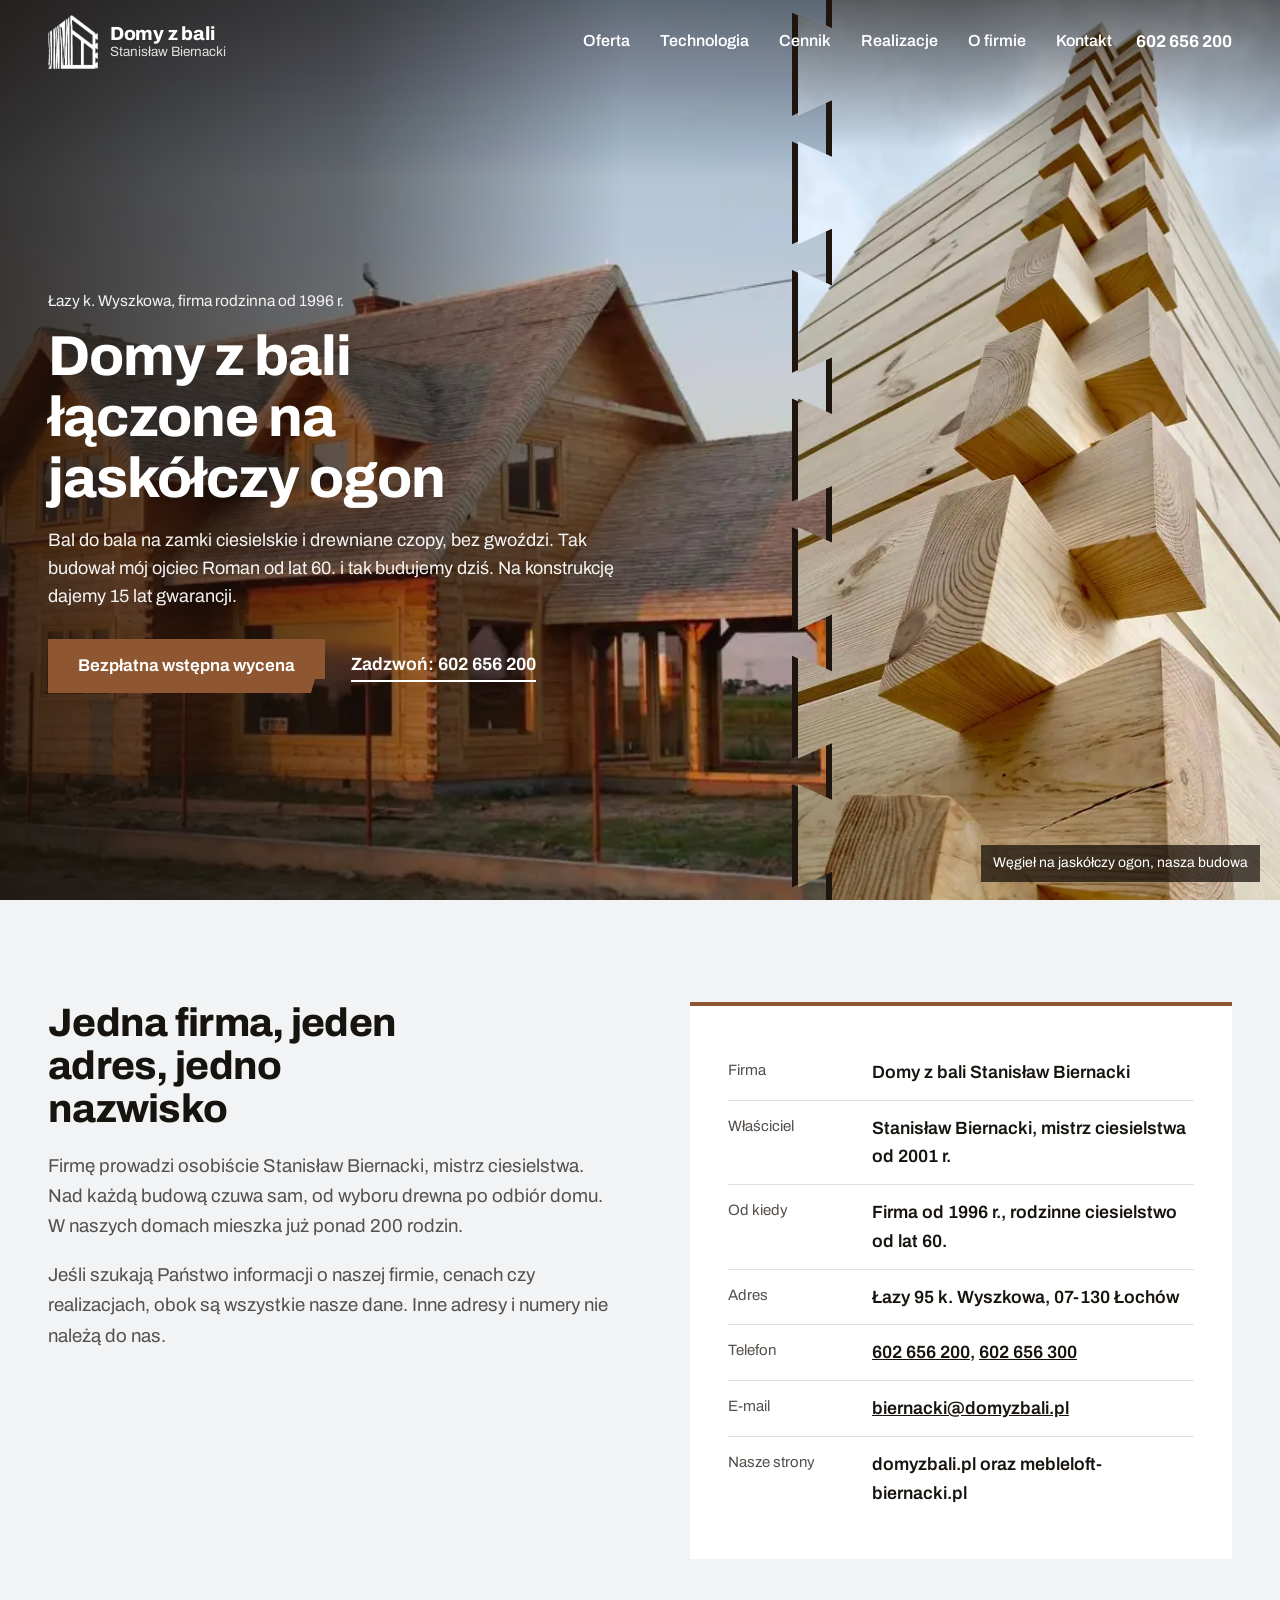
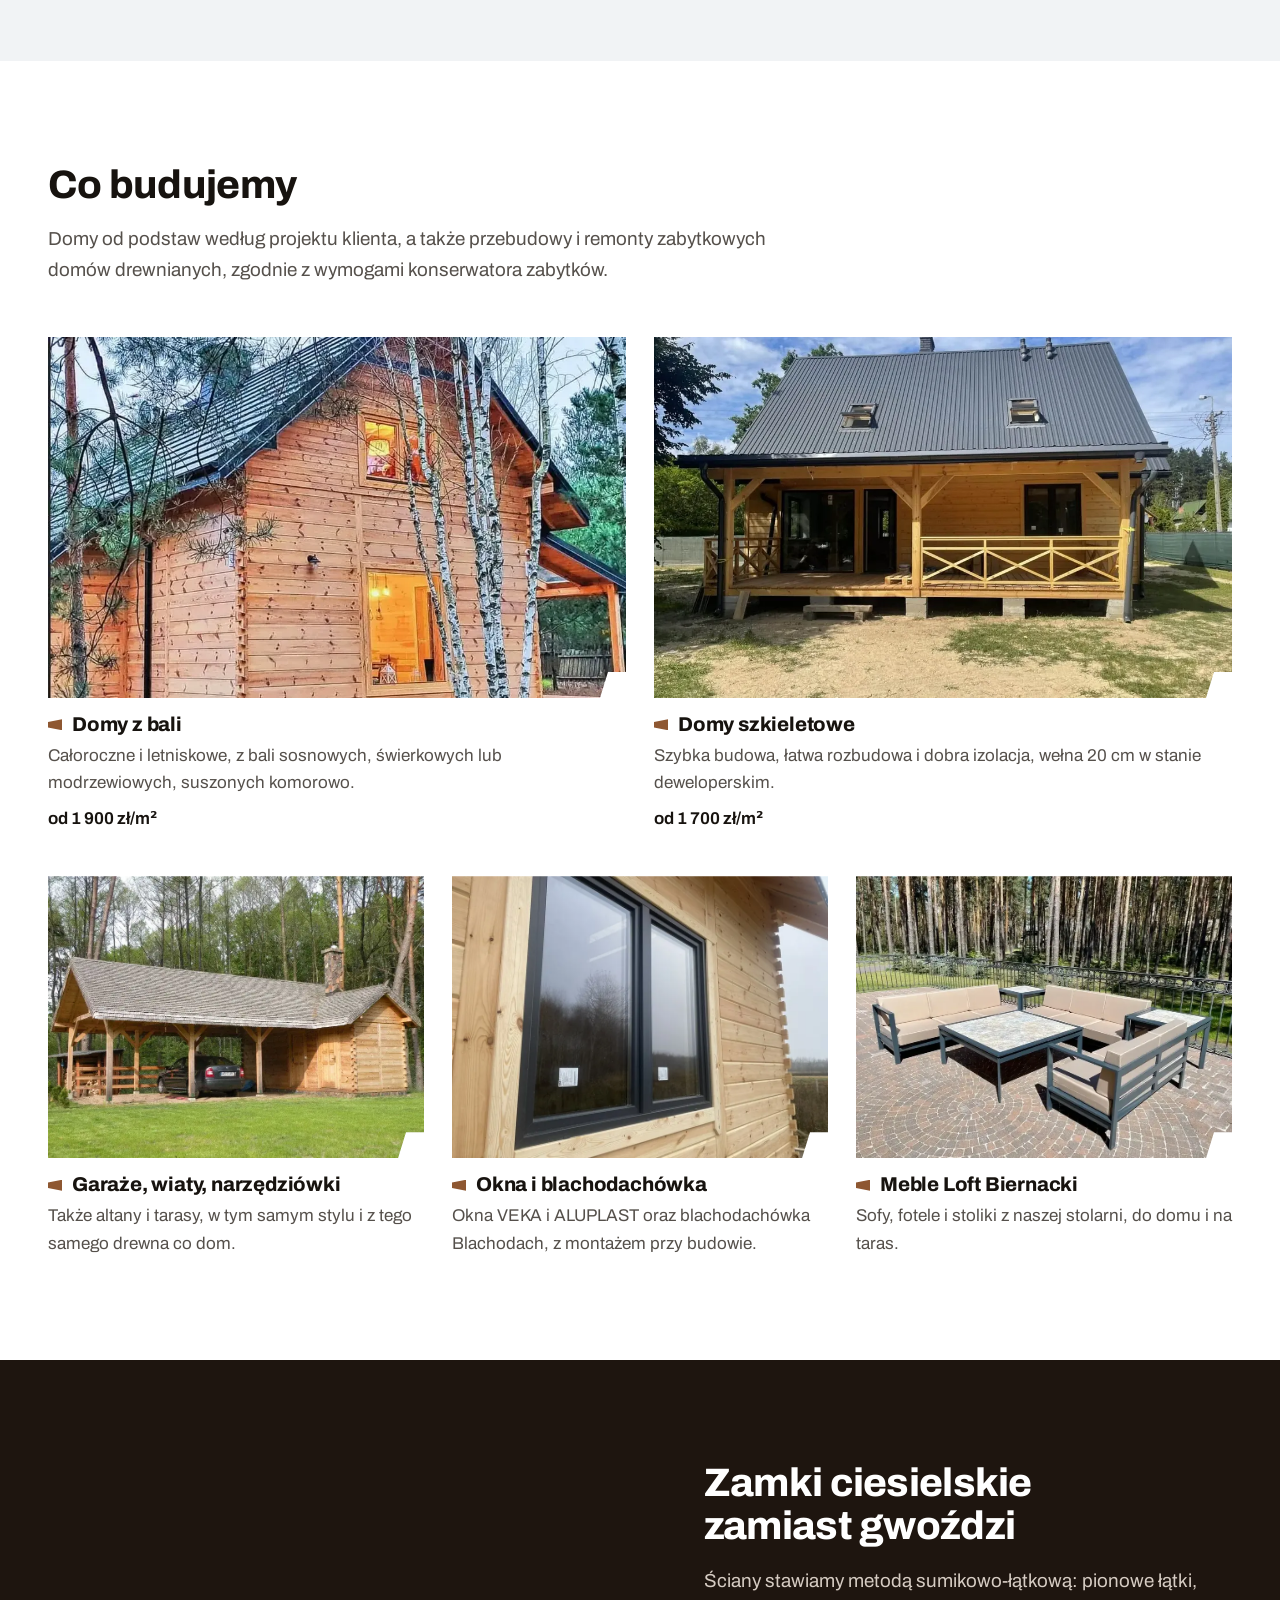
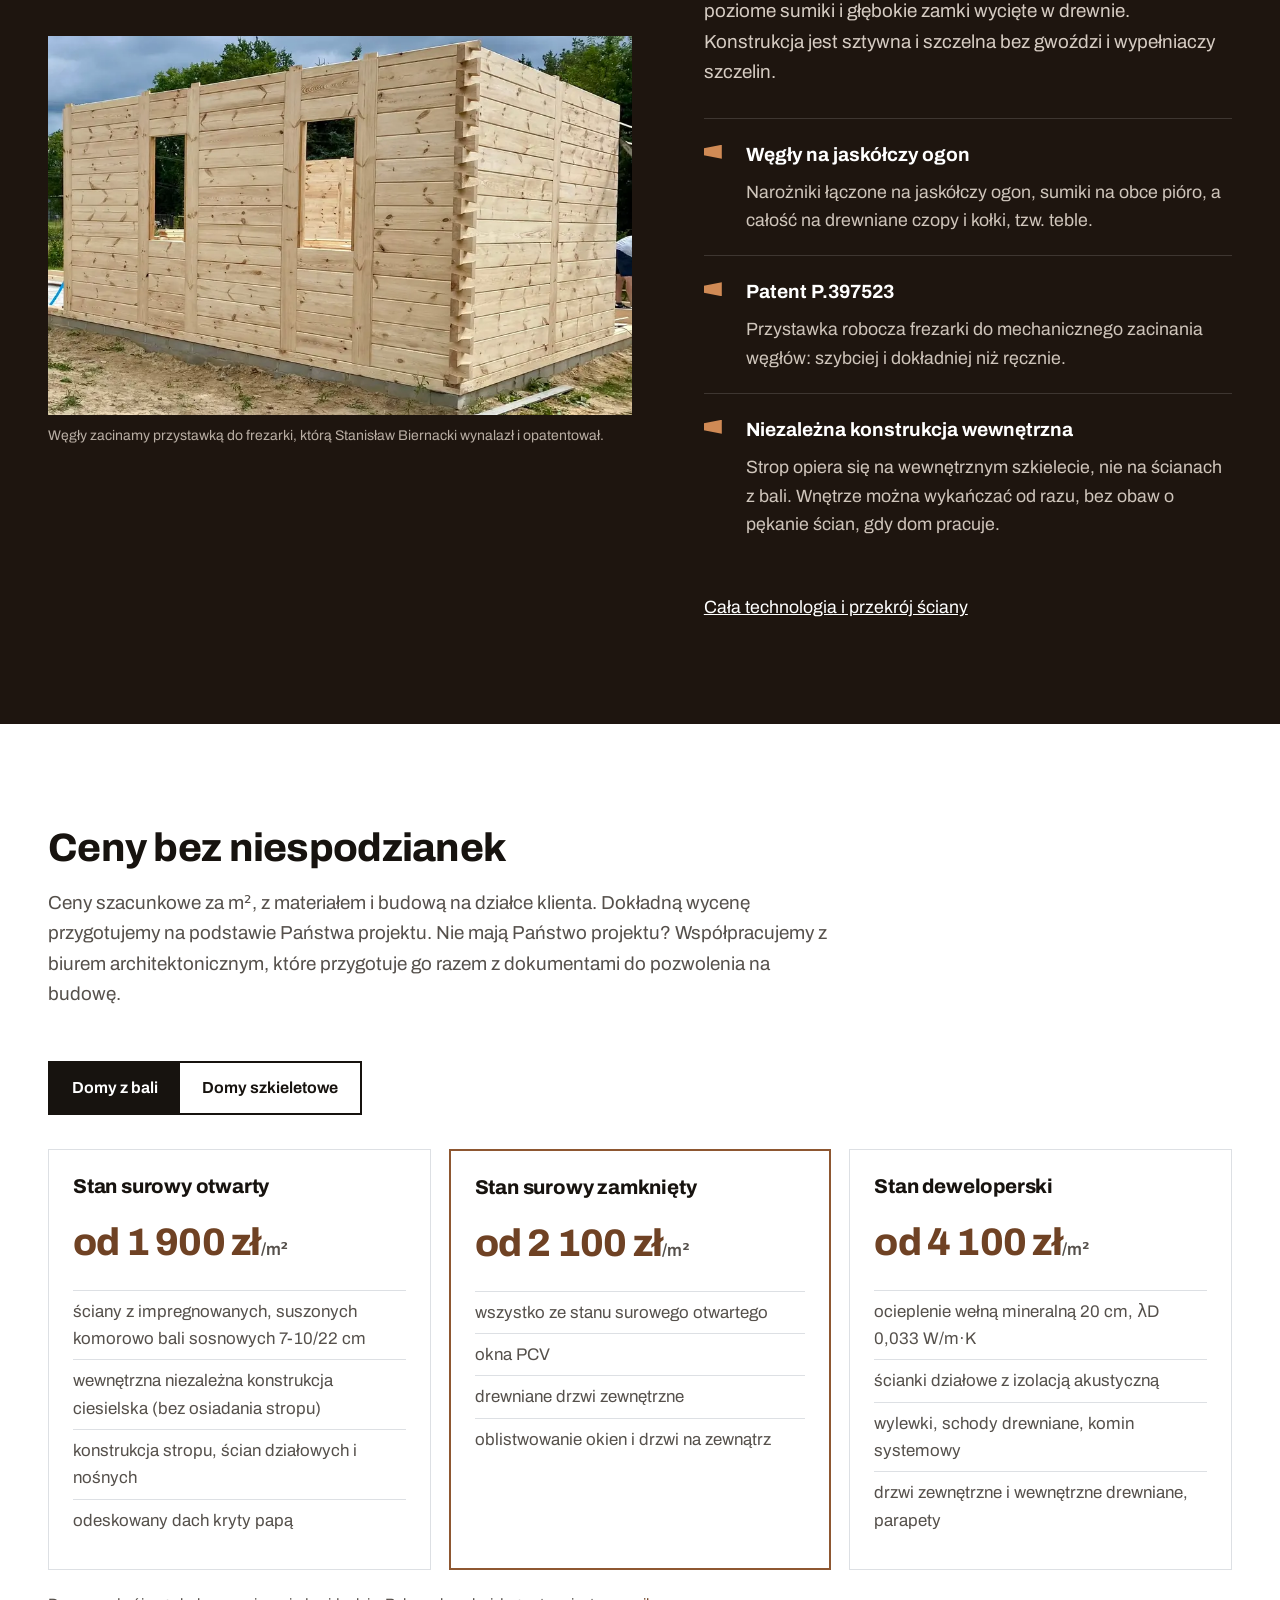
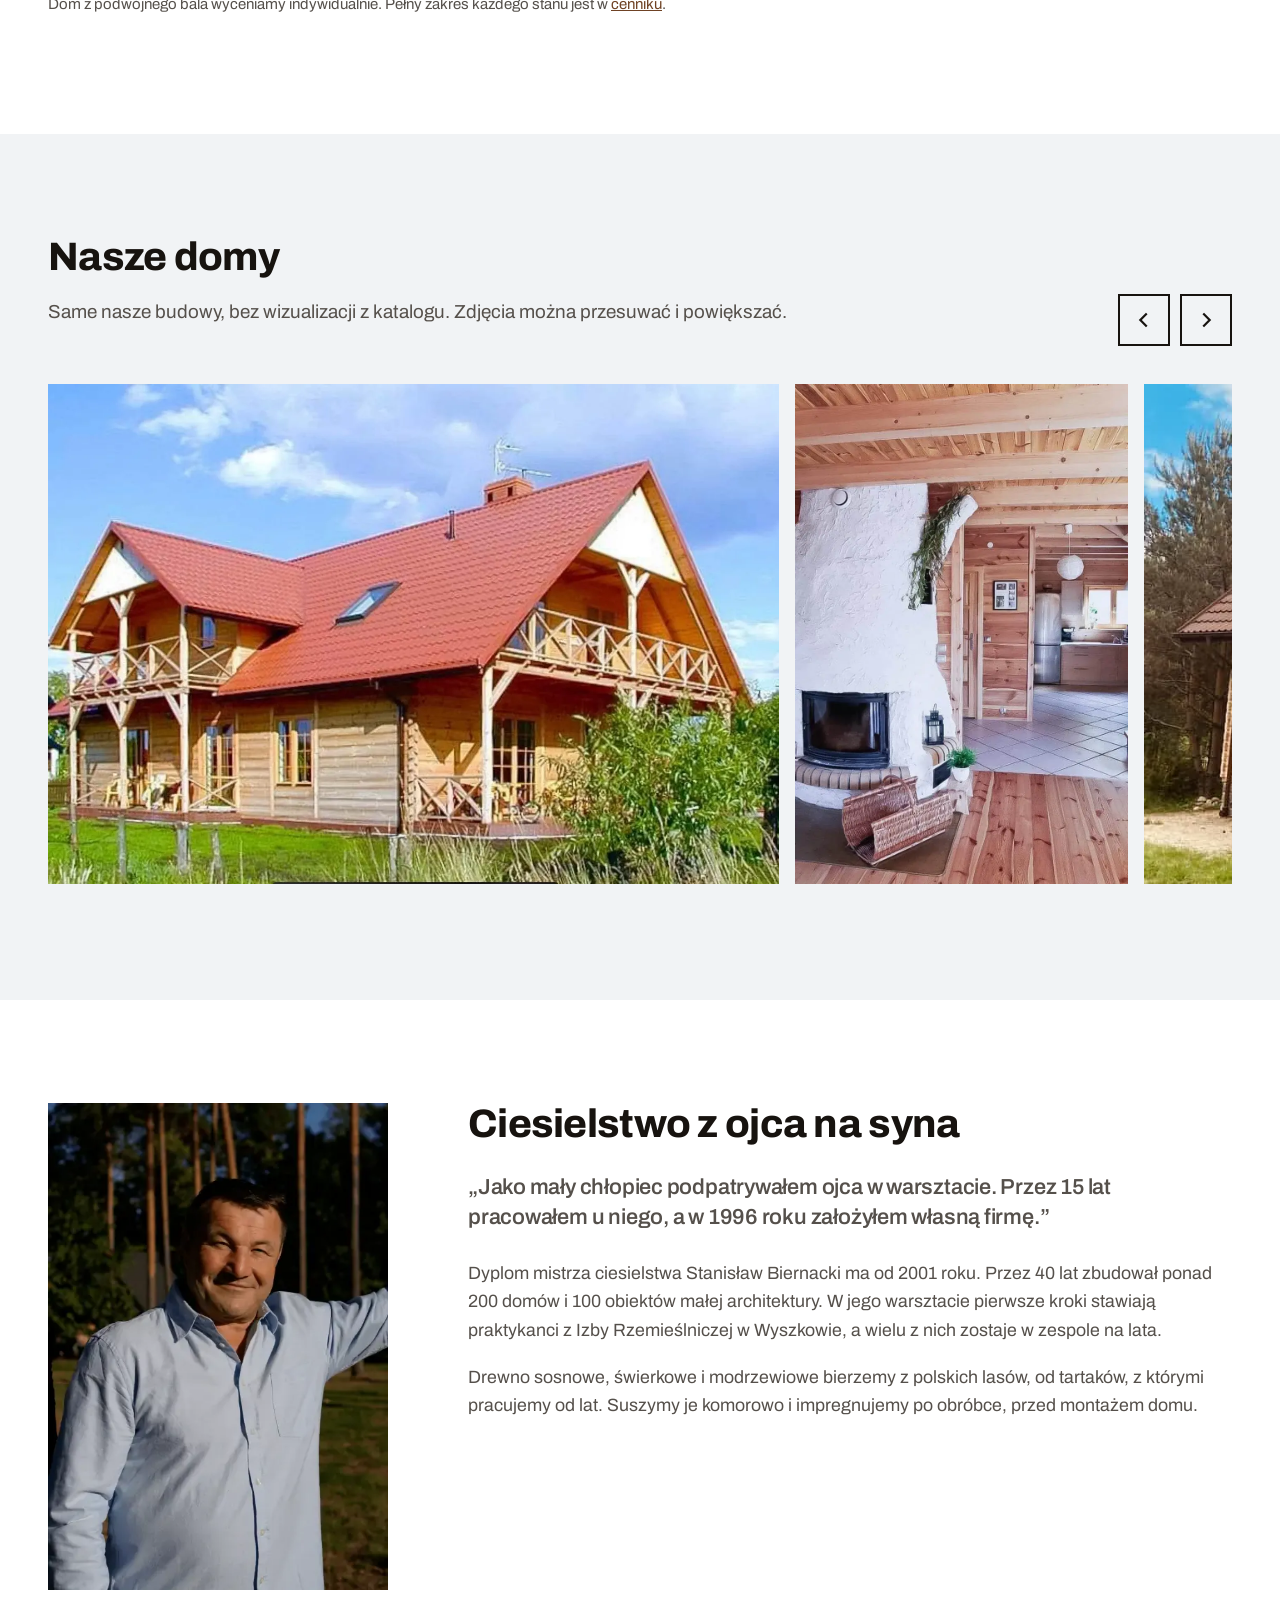
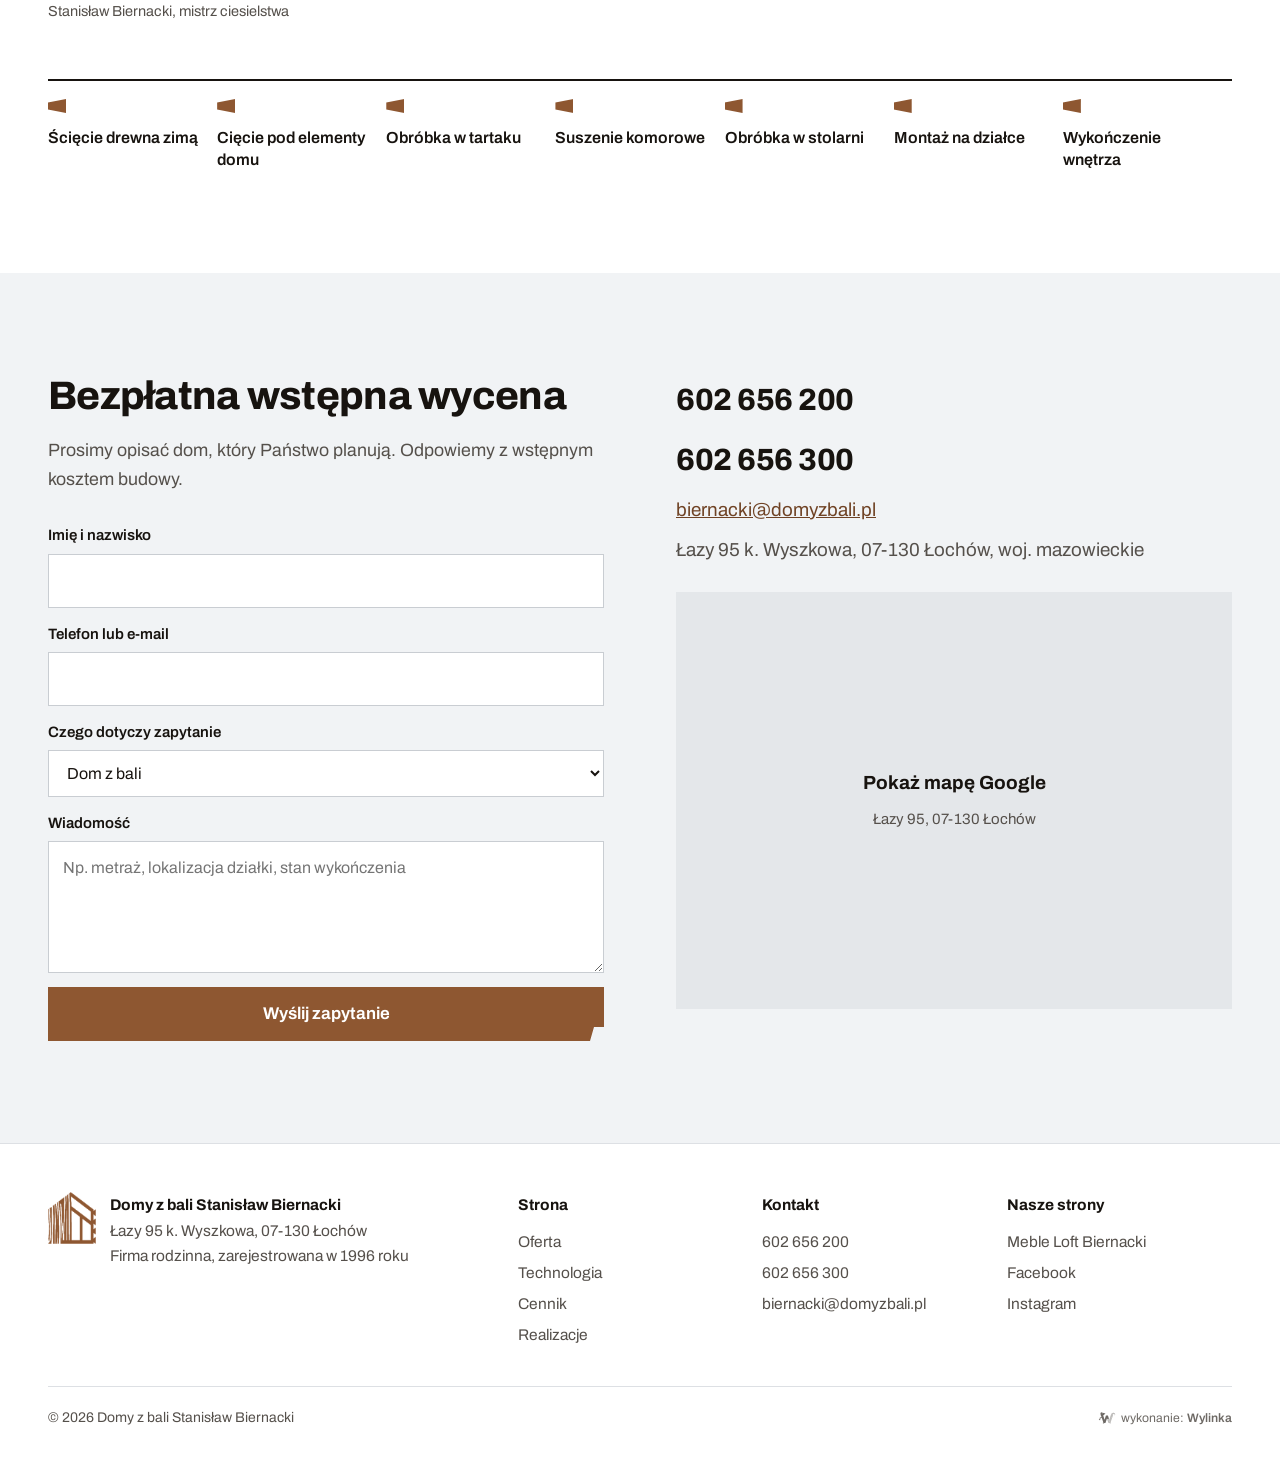
<file: index.html>
<!doctype html>
<html lang="pl">
<head>
<meta charset="utf-8">
<meta name="viewport" content="width=device-width, initial-scale=1, viewport-fit=cover">
<meta name="robots" content="noindex, nofollow" data-podglad>
<title>Domy z bali Stanisław Biernacki - domy z bali i szkieletowe, Łazy k. Wyszkowa</title>
<meta name="description" content="Rodzinna firma ciesielska Stanisława Biernackiego z Łazów k. Wyszkowa, od 1996 roku. Domy z bali łączone na jaskółczy ogon i domy szkieletowe, od 1 900 zł/m². Tel. 602 656 200.">
<meta name="theme-color" content="#1e150f">
<link rel="icon" type="image/png" sizes="48x48" href="img/ikona-48.png">
<link rel="icon" type="image/png" sizes="192x192" href="img/ikona-192.png">
<link rel="apple-touch-icon" href="img/ikona-180.png">
<link rel="preload" href="fonts/archivo-rdzen.woff2" as="font" type="font/woff2" crossorigin>
<link rel="preload" as="image" href="img/hero-wegiel-1080.webp" imagesrcset="img/hero-wegiel-720.webp 720w, img/hero-wegiel-1080.webp 1080w, img/hero-wegiel-1536.webp 1536w" imagesizes="(min-width:960px) 37vw, 100vw">
<link rel="stylesheet" href="style.css">
<script type="application/ld+json">{"@context": "https://schema.org", "@type": "HomeAndConstructionBusiness", "@id": "https://domyzbali.pl/#firma", "name": "Domy z bali Stanisław Biernacki", "alternateName": "Usługi Ciesielskie Stanisław Biernacki", "url": "https://domyzbali.pl/", "logo": "https://domyzbali.pl/img/ikona-192.png", "image": "https://domyzbali.pl/img/hero-dom-1400.webp", "description": "Rodzinna firma ciesielska Stanisława Biernackiego z Łazów k. Wyszkowa. Domy z bali i domy szkieletowe, garaże, wiaty i narzędziówki. Firma zarejestrowana w 1996 roku, tradycja rodzinna od lat 60.", "foundingDate": "1996", "founder": {"@type": "Person", "name": "Stanisław Biernacki", "jobTitle": "Mistrz ciesielstwa"}, "telephone": ["+48602656200", "+48602656300"], "email": "biernacki@domyzbali.pl", "address": {"@type": "PostalAddress", "streetAddress": "Łazy 95", "postalCode": "07-130", "addressLocality": "Łochów", "addressRegion": "mazowieckie", "addressCountry": "PL"}, "areaServed": "Polska", "sameAs": ["https://www.facebook.com/domyzbali.biernacki", "https://www.instagram.com/domyzbali.pl/", "https://mebleloft-biernacki.pl/"], "makesOffer": [{"@type": "Offer", "itemOffered": {"@type": "Service", "name": "Dom z bali, stan surowy otwarty"}, "priceSpecification": {"@type": "UnitPriceSpecification", "price": 1900, "priceCurrency": "PLN", "unitText": "m²"}}, {"@type": "Offer", "itemOffered": {"@type": "Service", "name": "Dom szkieletowy, stan surowy otwarty"}, "priceSpecification": {"@type": "UnitPriceSpecification", "price": 1700, "priceCurrency": "PLN", "unitText": "m²"}}]}</script>
</head>
<body>
<header class="top" id="top">
  <div class="wrap top-in">
    <a class="logo" href="index.html" aria-label="Domy z bali Stanisław Biernacki - strona główna">
      <img class="lw" src="img/logo-biel.png" width="129" height="140" alt="">
      <img class="lb" src="img/logo-braz.png" width="129" height="140" alt="">
      <span class="logo-t"><span class="logo-n">Domy z bali</span><span class="logo-s">Stanisław Biernacki</span></span>
    </a>
    <nav class="nav" id="nav" aria-label="Menu">
      <a href="index.html#oferta">Oferta</a>
      <a href="technologia.html">Technologia</a>
      <a href="cennik.html">Cennik</a>
      <a href="index.html#realizacje">Realizacje</a>
      <a href="index.html#o-firmie">O firmie</a>
      <a href="index.html#kontakt">Kontakt</a>
      <a class="nav-tel" href="tel:+48602656200">Zadzwoń: 602 656 200</a>
    </nav>
    <a class="top-tel" href="tel:+48602656200">602 656 200</a>
    <button class="burger" id="burger" aria-label="Otwórz menu" aria-expanded="false" aria-controls="nav"><span></span><span></span><span></span></button>
  </div>
</header>
<main>
<section class="hero">
  <figure class="hero-dom" aria-hidden="true">
    <img src="img/hero-dom-1400.webp" srcset="img/hero-dom-960.webp 960w, img/hero-dom-1400.webp 1400w, img/hero-dom-1907.webp 1907w" sizes="65vw" width="1907" height="1244" alt="" fetchpriority="high">
  </figure>
  <div class="hero-weg"><figure>
    <img src="img/hero-wegiel-1080.webp" srcset="img/hero-wegiel-720.webp 720w, img/hero-wegiel-1080.webp 1080w, img/hero-wegiel-1536.webp 1536w" sizes="(min-width:960px) 37vw, 100vw" width="1536" height="2048" alt="Narożnik ściany z bali łączony na jaskółczy ogon, budowa firmy Stanisława Biernackiego" fetchpriority="high">
    <figcaption>Węgieł na jaskółczy ogon, nasza budowa</figcaption>
  </figure></div>
  <div class="hero-in">
    <div class="hero-tekst">
      <p class="hero-adr">Łazy k. Wyszkowa, firma rodzinna od 1996 r.</p>
      <h1>Domy z bali łączone na jaskółczy ogon</h1>
      <p class="hero-lead">Bal do bala na zamki ciesielskie i drewniane czopy, bez gwoździ. Tak budował mój ojciec Roman od lat 60. i tak budujemy dziś. Na konstrukcję dajemy 15 lat gwarancji.</p>
      <div class="hero-cta">
        <a class="btn" href="#kontakt">Bezpłatna wstępna wycena</a>
        <a class="tel-l" href="tel:+48602656200">Zadzwoń: 602 656 200</a>
      </div>
    </div>
  </div>
</section>

<section class="sek szary" id="firma">
  <div class="wrap firma-g">
    <div class="opis">
      <h2>Jedna firma, jeden adres, jedno nazwisko</h2>
      <p style="margin-top:20px">Firmę prowadzi osobiście Stanisław Biernacki, mistrz ciesielstwa. Nad każdą budową czuwa sam, od wyboru drewna po odbiór domu. W naszych domach mieszka już ponad 200 rodzin.</p>
      <p>Jeśli szukają Państwo informacji o naszej firmie, cenach czy realizacjach, obok są wszystkie nasze dane. Inne adresy i numery nie należą do nas.</p>
    </div>
    <div class="wiz">
      <dl>
        <div><dt>Firma</dt><dd>Domy z bali Stanisław Biernacki</dd></div>
        <div><dt>Właściciel</dt><dd>Stanisław Biernacki, mistrz ciesielstwa od 2001 r.</dd></div>
        <div><dt>Od kiedy</dt><dd>Firma od 1996 r., rodzinne ciesielstwo od lat 60.</dd></div>
        <div><dt>Adres</dt><dd>Łazy 95 k. Wyszkowa, 07-130 Łochów</dd></div>
        <div><dt>Telefon</dt><dd><a href="tel:+48602656200">602 656 200</a>, <a href="tel:+48602656300">602 656 300</a></dd></div>
        <div><dt>E-mail</dt><dd><a href="mailto:biernacki@domyzbali.pl">biernacki@domyzbali.pl</a></dd></div>
        <div><dt>Nasze strony</dt><dd>domyzbali.pl oraz mebleloft-biernacki.pl</dd></div>
      </dl>
    </div>
  </div>
</section>

<section class="sek" id="oferta">
  <div class="wrap">
    <div class="glowa">
      <h2>Co budujemy</h2>
      <p>Domy od podstaw według projektu klienta, a także przebudowy i remonty zabytkowych domów drewnianych, zgodnie z wymogami konserwatora zabytków.</p>
    </div>
    <div class="oferta-g">
      <a class="kafel duzy" href="cennik.html"><figure><img src="img/oferta-bale.webp" width="900" height="806" alt="Dom z bali wśród brzóz" loading="lazy"></figure><h3><span class="zab" aria-hidden="true"></span>Domy z bali</h3><p>Całoroczne i letniskowe, z bali sosnowych, świerkowych lub modrzewiowych, suszonych komorowo.<span class="cena">od 1 900 zł/m²</span></p></a>
      <a class="kafel duzy" href="cennik.html#szkielet"><figure><img src="img/oferta-szkielet.webp" width="1000" height="750" alt="Dom szkieletowy z drewnianym gankiem" loading="lazy"></figure><h3><span class="zab" aria-hidden="true"></span>Domy szkieletowe</h3><p>Szybka budowa, łatwa rozbudowa i dobra izolacja, wełna 20 cm w stanie deweloperskim.<span class="cena">od 1 700 zł/m²</span></p></a>
      <a class="kafel " href="#kontakt"><figure><img src="img/oferta-wiaty.webp" width="900" height="675" alt="Drewniana wiata garażowa" loading="lazy"></figure><h3><span class="zab" aria-hidden="true"></span>Garaże, wiaty, narzędziówki</h3><p>Także altany i tarasy, w tym samym stylu i z tego samego drewna co dom.</p></a>
      <a class="kafel " href="#kontakt"><figure><img src="img/oferta-okna.webp" width="800" height="600" alt="Okno w ścianie z bali" loading="lazy"></figure><h3><span class="zab" aria-hidden="true"></span>Okna i blachodachówka</h3><p>Okna VEKA i ALUPLAST oraz blachodachówka Blachodach, z montażem przy budowie.</p></a>
      <a class="kafel " href="https://mebleloft-biernacki.pl/" rel="noopener"><figure><img src="img/oferta-meble.webp" width="900" height="675" alt="Meble ogrodowe Loft Biernacki na tarasie" loading="lazy"></figure><h3><span class="zab" aria-hidden="true"></span>Meble Loft Biernacki</h3><p>Sofy, fotele i stoliki z naszej stolarni, do domu i na taras.</p></a>
    </div>
  </div>
</section>

<section class="sek tech" id="technologia">
  <div class="wrap tech-g">
    <figure class="tech-foto">
      <img src="img/stan-surowy-900.webp" srcset="img/stan-surowy-900.webp 900w, img/stan-surowy-1600.webp 1600w" sizes="(min-width:960px) 45vw, 100vw" width="1600" height="1038" alt="Ściany z bali w stanie surowym, narożniki na jaskółczy ogon" loading="lazy">
      <figcaption>Węgły zacinamy przystawką do frezarki, którą Stanisław Biernacki wynalazł i opatentował.</figcaption>
    </figure>
    <div>
      <h2>Zamki ciesielskie zamiast gwoździ</h2>
      <p class="lead">Ściany stawiamy metodą sumikowo-łątkową: pionowe łątki, poziome sumiki i głębokie zamki wycięte w drewnie. Konstrukcja jest sztywna i szczelna bez gwoździ i wypełniaczy szczelin.</p>
      <ul class="tech-lista">
        <li><span class="zab" aria-hidden="true"></span><b>Węgły na jaskółczy ogon</b><span class="t">Narożniki łączone na jaskółczy ogon, sumiki na obce pióro, a całość na drewniane czopy i kołki, tzw. teble.</span></li>
        <li><span class="zab" aria-hidden="true"></span><b>Patent P.397523</b><span class="t">Przystawka robocza frezarki do mechanicznego zacinania węgłów: szybciej i dokładniej niż ręcznie.</span></li>
        <li><span class="zab" aria-hidden="true"></span><b>Niezależna konstrukcja wewnętrzna</b><span class="t">Strop opiera się na wewnętrznym szkielecie, nie na ścianach z bali. Wnętrze można wykańczać od razu, bez obaw o pękanie ścian, gdy dom pracuje.</span></li>
      </ul>
      <a class="dalej" href="technologia.html">Cała technologia i przekrój ściany</a>
    </div>
  </div>
</section>

<section class="sek" id="cennik">
  <div class="wrap">
    <div class="glowa">
      <h2>Ceny bez niespodzianek</h2>
      <p>Ceny szacunkowe za m², z materiałem i budową na działce klienta. Dokładną wycenę przygotujemy na podstawie Państwa projektu. Nie mają Państwo projektu? Współpracujemy z biurem architektonicznym, które przygotuje go razem z dokumentami do pozwolenia na budowę.</p>
    </div>
    <div class="zakl" role="tablist" aria-label="Technologia">
      <button role="tab" aria-selected="true" aria-controls="c-bale" id="t-bale">Domy z bali</button>
      <button role="tab" aria-selected="false" aria-controls="c-szk" id="t-szk">Domy szkieletowe</button>
    </div>
    <div class="stany" id="c-bale" role="tabpanel" aria-labelledby="t-bale">
        <div class="stan"><h3>Stan surowy otwarty</h3><p class="od">od 1 900 zł<small>/m²</small></p><ul><li>ściany z impregnowanych, suszonych komorowo bali sosnowych 7-10/22 cm</li><li>wewnętrzna niezależna konstrukcja ciesielska (bez osiadania stropu)</li><li>konstrukcja stropu, ścian działowych i nośnych</li><li>odeskowany dach kryty papą</li></ul></div>
        <div class="stan wyr"><h3>Stan surowy zamknięty</h3><p class="od">od 2 100 zł<small>/m²</small></p><ul><li>wszystko ze stanu surowego otwartego</li><li>okna PCV</li><li>drewniane drzwi zewnętrzne</li><li>oblistwowanie okien i drzwi na zewnątrz</li></ul></div>
        <div class="stan"><h3>Stan deweloperski</h3><p class="od">od 4 100 zł<small>/m²</small></p><ul><li>ocieplenie wełną mineralną 20 cm, λD 0,033 W/m·K</li><li>ścianki działowe z izolacją akustyczną</li><li>wylewki, schody drewniane, komin systemowy</li><li>drzwi zewnętrzne i wewnętrzne drewniane, parapety</li></ul></div>
    </div>
    <div class="stany" id="c-szk" role="tabpanel" aria-labelledby="t-szk" hidden>
        <div class="stan"><h3>Stan surowy otwarty</h3><p class="od">od 1 700 zł<small>/m²</small></p><ul><li>szkielet ścian zewnętrznych z drewna konstrukcyjnego</li><li>płyta OSB lub deska elewacyjna sosnowa albo świerkowa</li><li>wiatroizolacja ścian zewnętrznych</li><li>konstrukcja ścian wewnętrznych i stropu</li></ul></div>
        <div class="stan wyr"><h3>Stan surowy zamknięty</h3><p class="od">od 1 900 zł<small>/m²</small></p><ul><li>wszystko ze stanu surowego otwartego</li><li>okna PCV</li><li>drewniane drzwi zewnętrzne</li><li>oblistwowanie okien i drzwi na zewnątrz</li></ul></div>
        <div class="stan"><h3>Stan deweloperski</h3><p class="od">od 3 900 zł<small>/m²</small></p><ul><li>ocieplenie wełną mineralną 20 cm, λD 0,033 W/m·K, paroizolacja</li><li>ścianki działowe z izolacją akustyczną</li><li>wylewki, schody drewniane, komin systemowy</li><li>drzwi drewniane, parapety drewniane</li></ul></div>
    </div>
    <p class="przypis">Dom z podwójnego bala wyceniamy indywidualnie. Pełny zakres każdego stanu jest w <a href="cennik.html">cenniku</a>.</p>
  </div>
</section>

<section class="sek szary" id="realizacje">
  <div class="wrap">
    <div class="real-top">
      <div class="glowa" style="margin:0">
        <h2>Nasze domy</h2>
        <p>Same nasze budowy, bez wizualizacji z katalogu. Zdjęcia można przesuwać i powiększać.</p>
      </div>
      <div class="str"><button type="button" id="torP" aria-label="Poprzednie zdjęcia"><svg viewBox="0 0 24 24"><path d="M15 5l-7 7 7 7"/></svg></button><button type="button" id="torN" aria-label="Następne zdjęcia"><svg viewBox="0 0 24 24"><path d="M9 5l7 7-7 7"/></svg></button></div>
    </div>
    <div class="tor" id="tor">
      <button type="button" data-src="img/r-czerwony-dach.webp" aria-label="Powiększ: Dom z bali z czerwonym dachem i balkonami"><img src="img/r-czerwony-dach.webp" width="1400" height="958" alt="Dom z bali z czerwonym dachem i balkonami" loading="lazy"></button>
      <button type="button" data-src="img/r-kominek.webp" aria-label="Powiększ: Salon z kominkiem w drewnianym domu"><img src="img/r-kominek.webp" width="800" height="1200" alt="Salon z kominkiem w drewnianym domu" loading="lazy"></button>
      <button type="button" data-src="img/r-ganek.webp" aria-label="Powiększ: Dom z bali z gankiem i tarasem"><img src="img/r-ganek.webp" width="900" height="579" alt="Dom z bali z gankiem i tarasem" loading="lazy"></button>
      <button type="button" data-src="img/r-balkon.webp" aria-label="Powiększ: Balkon z drewnianą balustradą nad tarasem"><img src="img/r-balkon.webp" width="900" height="904" alt="Balkon z drewnianą balustradą nad tarasem" loading="lazy"></button>
      <button type="button" data-src="img/r-sosny.webp" aria-label="Powiększ: Dom z bali wśród sosen"><img src="img/r-sosny.webp" width="900" height="668" alt="Dom z bali wśród sosen" loading="lazy"></button>
      <button type="button" data-src="img/r-jadalnia.webp" aria-label="Powiększ: Jadalnia we wnętrzu domu z bali"><img src="img/r-jadalnia.webp" width="800" height="600" alt="Jadalnia we wnętrzu domu z bali" loading="lazy"></button>
      <button type="button" data-src="img/r-garaz.webp" aria-label="Powiększ: Drewniana wiata garażowa przy domu z bali"><img src="img/r-garaz.webp" width="764" height="509" alt="Drewniana wiata garażowa przy domu z bali" loading="lazy"></button>
      <button type="button" data-src="img/r-poddasze.webp" aria-label="Powiększ: Poddasze z dużymi oknami w domu z bali"><img src="img/r-poddasze.webp" width="800" height="581" alt="Poddasze z dużymi oknami w domu z bali" loading="lazy"></button>
      <button type="button" data-src="img/r-szkielet-letni.webp" aria-label="Powiększ: Letniskowy dom szkieletowy z tarasem"><img src="img/r-szkielet-letni.webp" width="800" height="600" alt="Letniskowy dom szkieletowy z tarasem" loading="lazy"></button>
      <button type="button" data-src="img/r-ogrod.webp" aria-label="Powiększ: Dom z bali z ogrodem"><img src="img/r-ogrod.webp" width="900" height="675" alt="Dom z bali z ogrodem" loading="lazy"></button>
      <button type="button" data-src="img/r-las.webp" aria-label="Powiększ: Dom z bali z blaszanym dachem w lesie"><img src="img/r-las.webp" width="750" height="562" alt="Dom z bali z blaszanym dachem w lesie" loading="lazy"></button>
    </div>
  </div>
</section>

<section class="sek" id="o-firmie">
  <div class="wrap">
    <div class="onas-g">
      <figure class="onas-foto">
        <img src="img/stanislaw.webp" width="489" height="700" alt="Stanisław Biernacki, mistrz ciesielstwa" loading="lazy">
        <figcaption>Stanisław Biernacki, mistrz ciesielstwa</figcaption>
      </figure>
      <div class="tekst">
        <h2 style="margin-bottom:26px">Ciesielstwo z ojca na syna</h2>
        <p class="cytat">„Jako mały chłopiec podpatrywałem ojca w warsztacie. Przez 15 lat pracowałem u niego, a w 1996 roku założyłem własną firmę.”</p>
        <p>Dyplom mistrza ciesielstwa Stanisław Biernacki ma od 2001 roku. Przez 40 lat zbudował ponad 200 domów i 100 obiektów małej architektury. W jego warsztacie pierwsze kroki stawiają praktykanci z Izby Rzemieślniczej w Wyszkowie, a wielu z nich zostaje w zespole na lata.</p>
        <p>Drewno sosnowe, świerkowe i modrzewiowe bierzemy z polskich lasów, od tartaków, z którymi pracujemy od lat. Suszymy je komorowo i impregnujemy po obróbce, przed montażem domu.</p>
      </div>
    </div>
    <ol class="etapy" aria-label="Etapy budowy domu z bali"><li><span class="zab" aria-hidden="true"></span>Ścięcie drewna zimą</li><li><span class="zab" aria-hidden="true"></span>Cięcie pod elementy domu</li><li><span class="zab" aria-hidden="true"></span>Obróbka w tartaku</li><li><span class="zab" aria-hidden="true"></span>Suszenie komorowe</li><li><span class="zab" aria-hidden="true"></span>Obróbka w stolarni</li><li><span class="zab" aria-hidden="true"></span>Montaż na działce</li><li><span class="zab" aria-hidden="true"></span>Wykończenie wnętrza</li></ol>
  </div>
</section>

<section class="sek szary" id="kontakt">
  <div class="wrap kont-g">
    <div>
      <h2>Bezpłatna wstępna wycena</h2>
      <p style="color:var(--mut);margin-top:18px">Prosimy opisać dom, który Państwo planują. Odpowiemy z wstępnym kosztem budowy.</p>
      <form id="form" novalidate>
        <label>Imię i nazwisko<input name="imie" autocomplete="name" required></label>
        <label>Telefon lub e-mail<input name="kontakt" autocomplete="tel" required></label>
        <label>Czego dotyczy zapytanie
          <select name="temat"><option>Dom z bali</option><option>Dom szkieletowy</option><option>Garaż, wiata, narzędziówka</option><option>Okna lub blachodachówka</option><option>Inne</option></select>
        </label>
        <label>Wiadomość<textarea name="tresc" rows="4" placeholder="Np. metraż, lokalizacja działki, stan wykończenia"></textarea></label>
        <button class="btn" type="submit">Wyślij zapytanie</button>
        <p class="f-info" id="fInfo" hidden>Dziękujemy. W podglądzie formularz niczego nie wysyła, na gotowej stronie zapytanie trafi na biernacki@domyzbali.pl.</p>
      </form>
    </div>
    <div>
      <div class="dane">
        <p class="duzy"><a href="tel:+48602656200">602 656 200</a></p>
        <p class="duzy"><a href="tel:+48602656300">602 656 300</a></p>
        <p><a href="mailto:biernacki@domyzbali.pl">biernacki@domyzbali.pl</a></p>
        <p style="color:var(--mut)">Łazy 95 k. Wyszkowa, 07-130 Łochów, woj. mazowieckie</p>
      </div>
      <div class="mapa" id="mapa" style="margin-top:26px">
        <button type="button" id="mapaBtn"><b>Pokaż mapę Google</b><span>Łazy 95, 07-130 Łochów</span></button>
      </div>
    </div>
  </div>
</section>
</main>
<footer class="stopka">
  <div class="wrap">
    <div class="st-g">
      <div class="st-firma">
        <img src="img/logo-braz.png" width="129" height="140" alt="" loading="lazy">
        <p><b>Domy z bali Stanisław Biernacki</b><br>Łazy 95 k. Wyszkowa, 07-130 Łochów<br>Firma rodzinna, zarejestrowana w 1996 roku</p>
      </div>
      <nav aria-label="Na skróty"><h4>Strona</h4><a href="index.html#oferta">Oferta</a><a href="technologia.html">Technologia</a><a href="cennik.html">Cennik</a><a href="index.html#realizacje">Realizacje</a></nav>
      <div class="st-k"><h4>Kontakt</h4><a href="tel:+48602656200">602 656 200</a><a href="tel:+48602656300">602 656 300</a><a href="mailto:biernacki@domyzbali.pl">biernacki@domyzbali.pl</a></div>
      <div class="st-k"><h4>Nasze strony</h4><a href="https://mebleloft-biernacki.pl/" rel="noopener">Meble Loft Biernacki</a><a href="https://www.facebook.com/domyzbali.biernacki" rel="noopener">Facebook</a><a href="https://www.instagram.com/domyzbali.pl/" rel="noopener">Instagram</a></div>
    </div>
    <div class="st-dol">
      <span>© <span id="rok">2026</span> Domy z bali Stanisław Biernacki</span>
      <a class="wylinka-badge" href="https://wylinka.pl/?utm_source=domyzbali.pl&amp;utm_medium=stopka&amp;utm_campaign=wykonanie" rel="noopener" title="Strona wykonana przez Wylinka"><svg viewBox="0 0 64 64" aria-hidden="true" focusable="false" fill="currentColor"><path d="M9.8 22.8l-1.2-7.9 2.2-3.7 15.5 4.6-.5 1.5-7.2 5.5 4.7 15.6 5-15.6 7 0 4.1 12.7-4.2-.9-2.6 1.8-.8-2.2-5.3 15.6-4.3 0 .4 .2-2.1 2.8-1.3-1.1 1.1-1.4-3.1 .2-.1-1.7 2.2-.1-5.7-16.5-4.8 .6-.8 3.1 0 .5-.3 .5 .8 2.2-1.6 .5-.4-1.3-.8 1.6-1.5-.8 .8-1.6-1.4 .6-.6-1.6 2.3-.8 .2-.4 1.3-4.8 5.9-.8-2.4-6.9zM15.2 13.7l-.1-.4-.4 .8-.1 .8 .1 1 .1 .4 .3 .7 .3-.9 .1-.7 0-.8z"/><path class="wy-pod" d="M37.1 49.8l-4.5-13.3 2.6-1.8 4.2 .9 .9 2.8 3-9.7 0-.5 .1-.8 3.2-8.4 .5-1 .6-1 .9-1.1 1.3-1 1.1-.7 1.4-.5 1.4-.3 .7 0 .9 0 1.2 .3 1.4 .6 .8 .5 .7 .7 .6 .7 .5 .9 .3 .9 .1 .9 0 .8-.2 .9-.5 .9-.5 .6-.7 .5-.7 .3-.1-.1 0-.1 .5-.5 .3-.7 .2-.5 0-.6-.1-.6-.3-.7-.4-.5-.4-.4-.5-.3-.6-.3-.7 0-.7 .1-.6 .1-.5 .4-.5 .5-.3 .5-.2 .7-.1 1.5-1.4 5.1-.8 3.3-.3 .7-.5 .7-6 17.5 1.9 .1-.1 1.7-3.1-.2 1.1 1.4-1.3 1.1-2.1-2.8 .4-.2z"/><path class="wy-old" d="M40.8 50l.4-.2-4.1 0-4.2-12.5 2.5-1.7 4.3 .9 .6 1.9 .6-1.6 0-.3 2.4-7.8 0-.5 .1-.8 3.2-8.4 .4-.8 .6-.9 .9-1.2 .9-.9 1.3-.8 1.4-.6 1.2-.3 1.4-.1 1.3 .1 .6 .2 .8 .3 1.1 .6 .9 .7 .7 .9 .5 .9 .3 .9 .1 1.1-.1 .9-.3 .9-.4 .7-.6 .7-.6 .4-.6 .2-.1-.1 0-.1 .5-.5 .3-.7 .2-.5 0-.5-.1-.6-.2-.6-.3-.5-.4-.5-.5-.3-.6-.3-.7-.1-.6 0-.6 .1-.6 .3-.6 .5-.3 .4-.2 .5-.1 .5-.1 1.5-1.4 5.1-.8 3.3-.3 .7-.5 .7-6 17.5 1.9 .1-.1 1.7-3.1-.2 1.1 1.4-1.3 1.1zM49.6 17.1l.6 1.7-1.5 1.9 .4 .4 1.8-2.1-.7-2.1zM48.1 28.3l.5 1.8-1.7 1.8 .4 .4 1.9-2-.6-2.2zM37.9 41.7l1.7-1.5-.4-.4-1.7 1.4zM42.6 38.7l-1.5 2.8 1.1 2-1.3 2.6 .5 .2 1.5-2.8-1.1-2 1.4-2.5z"/></svg><span>wykonanie: <b>Wylinka</b></span></a>
    </div>
  </div>
</footer>

<div class="mob" id="mob">
  <a href="tel:+48602656200">Zadzwoń</a>
  <a href="index.html#kontakt">Bezpłatna wycena</a>
</div>
<script src="app.js" defer></script>
</body>
</html>
</file>
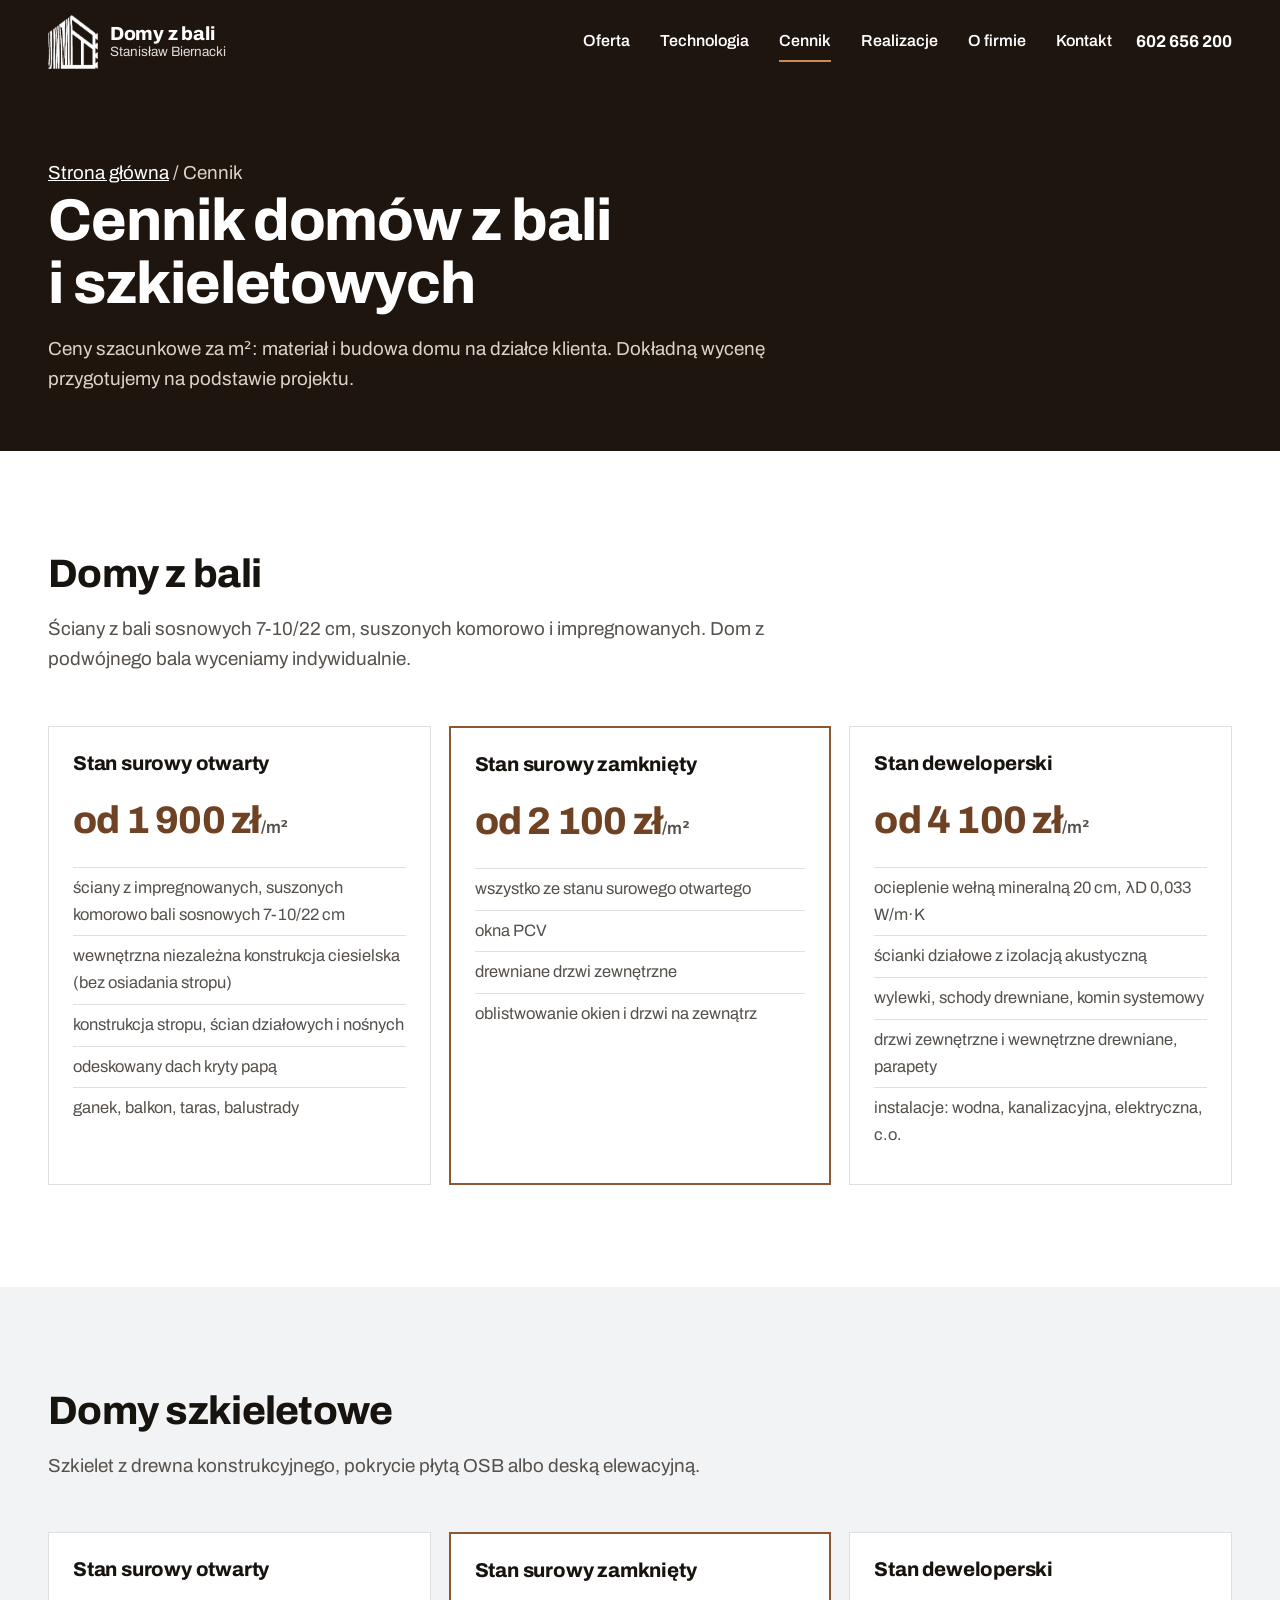
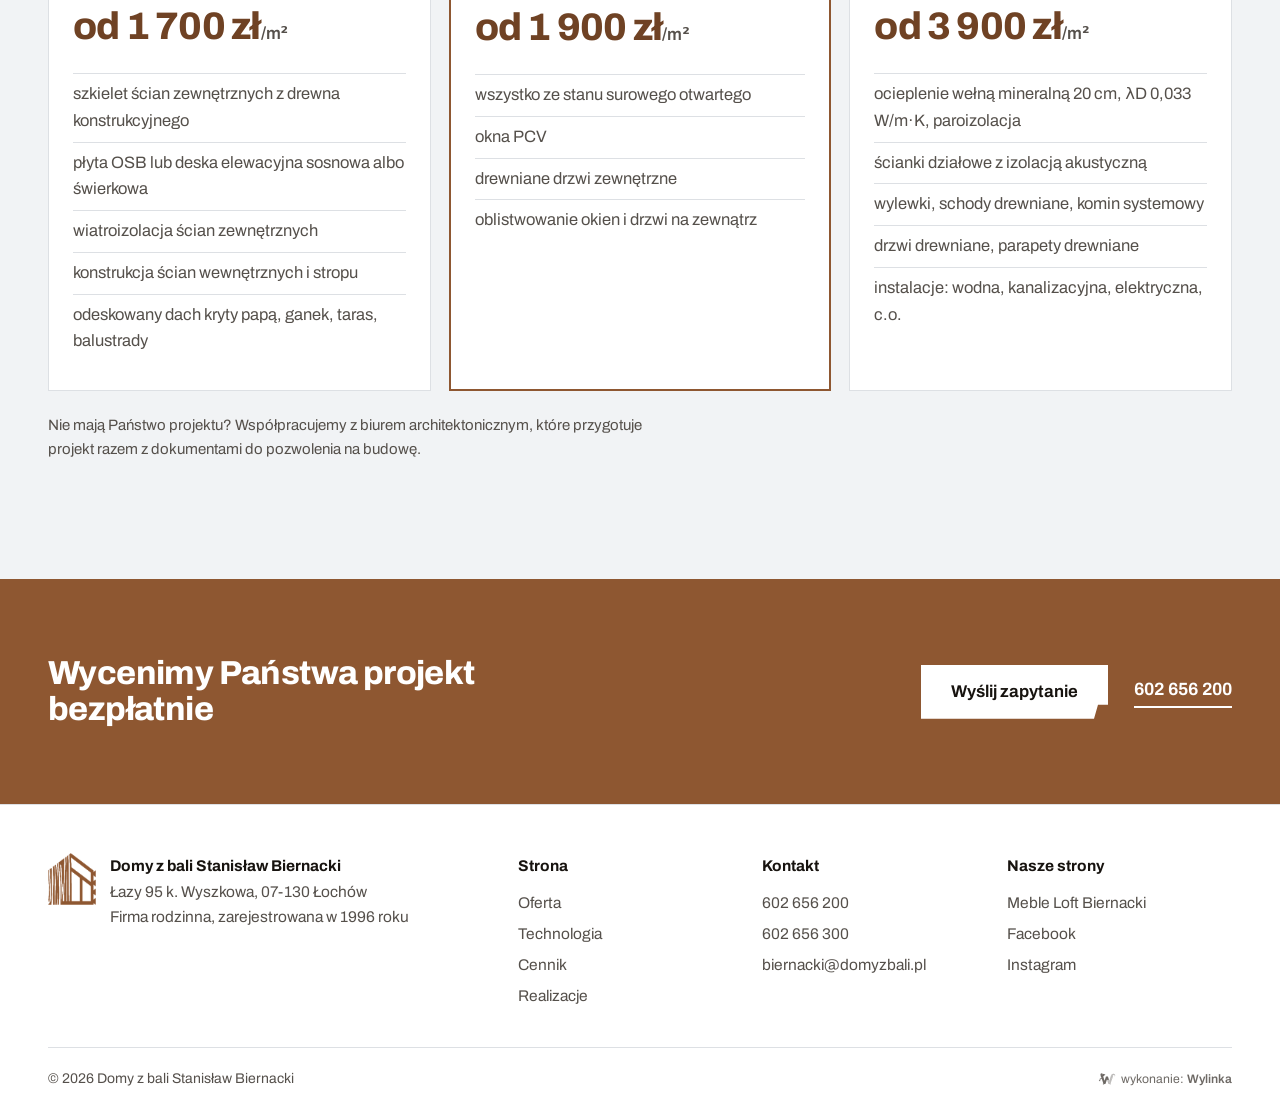
<file: cennik.html>
<!doctype html>
<html lang="pl">
<head>
<meta charset="utf-8">
<meta name="viewport" content="width=device-width, initial-scale=1, viewport-fit=cover">
<meta name="robots" content="noindex, nofollow" data-podglad>
<title>Cennik domów z bali i domów szkieletowych | Domy z bali Stanisław Biernacki</title>
<meta name="description" content="Cennik domów z bali od 1 900 zł/m² i domów szkieletowych od 1 700 zł/m²: stan surowy otwarty, zamknięty i deweloperski. Pełny zakres prac w każdym stanie.">
<meta name="theme-color" content="#1e150f">
<link rel="icon" type="image/png" sizes="48x48" href="img/ikona-48.png">
<link rel="icon" type="image/png" sizes="192x192" href="img/ikona-192.png">
<link rel="apple-touch-icon" href="img/ikona-180.png">
<link rel="preload" href="fonts/archivo-rdzen.woff2" as="font" type="font/woff2" crossorigin>
<link rel="stylesheet" href="style.css">
<script type="application/ld+json">{"@context": "https://schema.org", "@type": "HomeAndConstructionBusiness", "@id": "https://domyzbali.pl/#firma", "name": "Domy z bali Stanisław Biernacki", "alternateName": "Usługi Ciesielskie Stanisław Biernacki", "url": "https://domyzbali.pl/", "logo": "https://domyzbali.pl/img/ikona-192.png", "image": "https://domyzbali.pl/img/hero-dom-1400.webp", "description": "Rodzinna firma ciesielska Stanisława Biernackiego z Łazów k. Wyszkowa. Domy z bali i domy szkieletowe, garaże, wiaty i narzędziówki. Firma zarejestrowana w 1996 roku, tradycja rodzinna od lat 60.", "foundingDate": "1996", "founder": {"@type": "Person", "name": "Stanisław Biernacki", "jobTitle": "Mistrz ciesielstwa"}, "telephone": ["+48602656200", "+48602656300"], "email": "biernacki@domyzbali.pl", "address": {"@type": "PostalAddress", "streetAddress": "Łazy 95", "postalCode": "07-130", "addressLocality": "Łochów", "addressRegion": "mazowieckie", "addressCountry": "PL"}, "areaServed": "Polska", "sameAs": ["https://www.facebook.com/domyzbali.biernacki", "https://www.instagram.com/domyzbali.pl/", "https://mebleloft-biernacki.pl/"], "makesOffer": [{"@type": "Offer", "itemOffered": {"@type": "Service", "name": "Dom z bali, stan surowy otwarty"}, "priceSpecification": {"@type": "UnitPriceSpecification", "price": 1900, "priceCurrency": "PLN", "unitText": "m²"}}, {"@type": "Offer", "itemOffered": {"@type": "Service", "name": "Dom szkieletowy, stan surowy otwarty"}, "priceSpecification": {"@type": "UnitPriceSpecification", "price": 1700, "priceCurrency": "PLN", "unitText": "m²"}}]}</script>
</head>
<body>
<header class="top" id="top">
  <div class="wrap top-in">
    <a class="logo" href="index.html" aria-label="Domy z bali Stanisław Biernacki - strona główna">
      <img class="lw" src="img/logo-biel.png" width="129" height="140" alt="">
      <img class="lb" src="img/logo-braz.png" width="129" height="140" alt="">
      <span class="logo-t"><span class="logo-n">Domy z bali</span><span class="logo-s">Stanisław Biernacki</span></span>
    </a>
    <nav class="nav" id="nav" aria-label="Menu">
      <a href="index.html#oferta">Oferta</a>
      <a href="technologia.html">Technologia</a>
      <a href="cennik.html" aria-current="page">Cennik</a>
      <a href="index.html#realizacje">Realizacje</a>
      <a href="index.html#o-firmie">O firmie</a>
      <a href="index.html#kontakt">Kontakt</a>
      <a class="nav-tel" href="tel:+48602656200">Zadzwoń: 602 656 200</a>
    </nav>
    <a class="top-tel" href="tel:+48602656200">602 656 200</a>
    <button class="burger" id="burger" aria-label="Otwórz menu" aria-expanded="false" aria-controls="nav"><span></span><span></span><span></span></button>
  </div>
</header>
<main>
<section class="pod-hero">
  <div class="wrap">
    <p class="okr"><a href="index.html">Strona główna</a> / Cennik</p>
    <h1>Cennik domów z bali i szkieletowych</h1>
    <p>Ceny szacunkowe za m²: materiał i budowa domu na działce klienta. Dokładną wycenę przygotujemy na podstawie projektu.</p>
  </div>
</section>

<section class="sek pelny" id="bale">
  <div class="wrap">
    <div class="glowa"><h2>Domy z bali</h2><p>Ściany z bali sosnowych 7-10/22 cm, suszonych komorowo i impregnowanych. Dom z podwójnego bala wyceniamy indywidualnie.</p></div>
    <div class="stany">
        <div class="stan"><h3>Stan surowy otwarty</h3><p class="od">od 1 900 zł<small>/m²</small></p><ul><li>ściany z impregnowanych, suszonych komorowo bali sosnowych 7-10/22 cm</li><li>wewnętrzna niezależna konstrukcja ciesielska (bez osiadania stropu)</li><li>konstrukcja stropu, ścian działowych i nośnych</li><li>odeskowany dach kryty papą</li><li>ganek, balkon, taras, balustrady</li></ul></div>
        <div class="stan wyr"><h3>Stan surowy zamknięty</h3><p class="od">od 2 100 zł<small>/m²</small></p><ul><li>wszystko ze stanu surowego otwartego</li><li>okna PCV</li><li>drewniane drzwi zewnętrzne</li><li>oblistwowanie okien i drzwi na zewnątrz</li></ul></div>
        <div class="stan"><h3>Stan deweloperski</h3><p class="od">od 4 100 zł<small>/m²</small></p><ul><li>ocieplenie wełną mineralną 20 cm, λD 0,033 W/m·K</li><li>ścianki działowe z izolacją akustyczną</li><li>wylewki, schody drewniane, komin systemowy</li><li>drzwi zewnętrzne i wewnętrzne drewniane, parapety</li><li>instalacje: wodna, kanalizacyjna, elektryczna, c.o.</li></ul></div>
    </div>
  </div>
</section>

<section class="sek szary pelny" id="szkielet">
  <div class="wrap">
    <div class="glowa"><h2>Domy szkieletowe</h2><p>Szkielet z drewna konstrukcyjnego, pokrycie płytą OSB albo deską elewacyjną.</p></div>
    <div class="stany">
        <div class="stan"><h3>Stan surowy otwarty</h3><p class="od">od 1 700 zł<small>/m²</small></p><ul><li>szkielet ścian zewnętrznych z drewna konstrukcyjnego</li><li>płyta OSB lub deska elewacyjna sosnowa albo świerkowa</li><li>wiatroizolacja ścian zewnętrznych</li><li>konstrukcja ścian wewnętrznych i stropu</li><li>odeskowany dach kryty papą, ganek, taras, balustrady</li></ul></div>
        <div class="stan wyr"><h3>Stan surowy zamknięty</h3><p class="od">od 1 900 zł<small>/m²</small></p><ul><li>wszystko ze stanu surowego otwartego</li><li>okna PCV</li><li>drewniane drzwi zewnętrzne</li><li>oblistwowanie okien i drzwi na zewnątrz</li></ul></div>
        <div class="stan"><h3>Stan deweloperski</h3><p class="od">od 3 900 zł<small>/m²</small></p><ul><li>ocieplenie wełną mineralną 20 cm, λD 0,033 W/m·K, paroizolacja</li><li>ścianki działowe z izolacją akustyczną</li><li>wylewki, schody drewniane, komin systemowy</li><li>drzwi drewniane, parapety drewniane</li><li>instalacje: wodna, kanalizacyjna, elektryczna, c.o.</li></ul></div>
    </div>
    <p class="przypis">Nie mają Państwo projektu? Współpracujemy z biurem architektonicznym, które przygotuje projekt razem z dokumentami do pozwolenia na budowę.</p>
  </div>
</section>

<section class="pas-cta">
  <div class="wrap">
    <h2>Wycenimy Państwa projekt bezpłatnie</h2>
    <div class="hero-cta" style="margin:0"><a class="btn" href="index.html#kontakt">Wyślij zapytanie</a><a class="tel-l" href="tel:+48602656200">602 656 200</a></div>
  </div>
</section>
</main>
<footer class="stopka">
  <div class="wrap">
    <div class="st-g">
      <div class="st-firma">
        <img src="img/logo-braz.png" width="129" height="140" alt="" loading="lazy">
        <p><b>Domy z bali Stanisław Biernacki</b><br>Łazy 95 k. Wyszkowa, 07-130 Łochów<br>Firma rodzinna, zarejestrowana w 1996 roku</p>
      </div>
      <nav aria-label="Na skróty"><h4>Strona</h4><a href="index.html#oferta">Oferta</a><a href="technologia.html">Technologia</a><a href="cennik.html">Cennik</a><a href="index.html#realizacje">Realizacje</a></nav>
      <div class="st-k"><h4>Kontakt</h4><a href="tel:+48602656200">602 656 200</a><a href="tel:+48602656300">602 656 300</a><a href="mailto:biernacki@domyzbali.pl">biernacki@domyzbali.pl</a></div>
      <div class="st-k"><h4>Nasze strony</h4><a href="https://mebleloft-biernacki.pl/" rel="noopener">Meble Loft Biernacki</a><a href="https://www.facebook.com/domyzbali.biernacki" rel="noopener">Facebook</a><a href="https://www.instagram.com/domyzbali.pl/" rel="noopener">Instagram</a></div>
    </div>
    <div class="st-dol">
      <span>© <span id="rok">2026</span> Domy z bali Stanisław Biernacki</span>
      <a class="wylinka-badge" href="https://wylinka.pl/?utm_source=domyzbali.pl&amp;utm_medium=stopka&amp;utm_campaign=wykonanie" rel="noopener" title="Strona wykonana przez Wylinka"><svg viewBox="0 0 64 64" aria-hidden="true" focusable="false" fill="currentColor"><path d="M9.8 22.8l-1.2-7.9 2.2-3.7 15.5 4.6-.5 1.5-7.2 5.5 4.7 15.6 5-15.6 7 0 4.1 12.7-4.2-.9-2.6 1.8-.8-2.2-5.3 15.6-4.3 0 .4 .2-2.1 2.8-1.3-1.1 1.1-1.4-3.1 .2-.1-1.7 2.2-.1-5.7-16.5-4.8 .6-.8 3.1 0 .5-.3 .5 .8 2.2-1.6 .5-.4-1.3-.8 1.6-1.5-.8 .8-1.6-1.4 .6-.6-1.6 2.3-.8 .2-.4 1.3-4.8 5.9-.8-2.4-6.9zM15.2 13.7l-.1-.4-.4 .8-.1 .8 .1 1 .1 .4 .3 .7 .3-.9 .1-.7 0-.8z"/><path class="wy-pod" d="M37.1 49.8l-4.5-13.3 2.6-1.8 4.2 .9 .9 2.8 3-9.7 0-.5 .1-.8 3.2-8.4 .5-1 .6-1 .9-1.1 1.3-1 1.1-.7 1.4-.5 1.4-.3 .7 0 .9 0 1.2 .3 1.4 .6 .8 .5 .7 .7 .6 .7 .5 .9 .3 .9 .1 .9 0 .8-.2 .9-.5 .9-.5 .6-.7 .5-.7 .3-.1-.1 0-.1 .5-.5 .3-.7 .2-.5 0-.6-.1-.6-.3-.7-.4-.5-.4-.4-.5-.3-.6-.3-.7 0-.7 .1-.6 .1-.5 .4-.5 .5-.3 .5-.2 .7-.1 1.5-1.4 5.1-.8 3.3-.3 .7-.5 .7-6 17.5 1.9 .1-.1 1.7-3.1-.2 1.1 1.4-1.3 1.1-2.1-2.8 .4-.2z"/><path class="wy-old" d="M40.8 50l.4-.2-4.1 0-4.2-12.5 2.5-1.7 4.3 .9 .6 1.9 .6-1.6 0-.3 2.4-7.8 0-.5 .1-.8 3.2-8.4 .4-.8 .6-.9 .9-1.2 .9-.9 1.3-.8 1.4-.6 1.2-.3 1.4-.1 1.3 .1 .6 .2 .8 .3 1.1 .6 .9 .7 .7 .9 .5 .9 .3 .9 .1 1.1-.1 .9-.3 .9-.4 .7-.6 .7-.6 .4-.6 .2-.1-.1 0-.1 .5-.5 .3-.7 .2-.5 0-.5-.1-.6-.2-.6-.3-.5-.4-.5-.5-.3-.6-.3-.7-.1-.6 0-.6 .1-.6 .3-.6 .5-.3 .4-.2 .5-.1 .5-.1 1.5-1.4 5.1-.8 3.3-.3 .7-.5 .7-6 17.5 1.9 .1-.1 1.7-3.1-.2 1.1 1.4-1.3 1.1zM49.6 17.1l.6 1.7-1.5 1.9 .4 .4 1.8-2.1-.7-2.1zM48.1 28.3l.5 1.8-1.7 1.8 .4 .4 1.9-2-.6-2.2zM37.9 41.7l1.7-1.5-.4-.4-1.7 1.4zM42.6 38.7l-1.5 2.8 1.1 2-1.3 2.6 .5 .2 1.5-2.8-1.1-2 1.4-2.5z"/></svg><span>wykonanie: <b>Wylinka</b></span></a>
    </div>
  </div>
</footer>

<div class="mob" id="mob">
  <a href="tel:+48602656200">Zadzwoń</a>
  <a href="index.html#kontakt">Bezpłatna wycena</a>
</div>
<script src="app.js" defer></script>
</body>
</html>
</file>
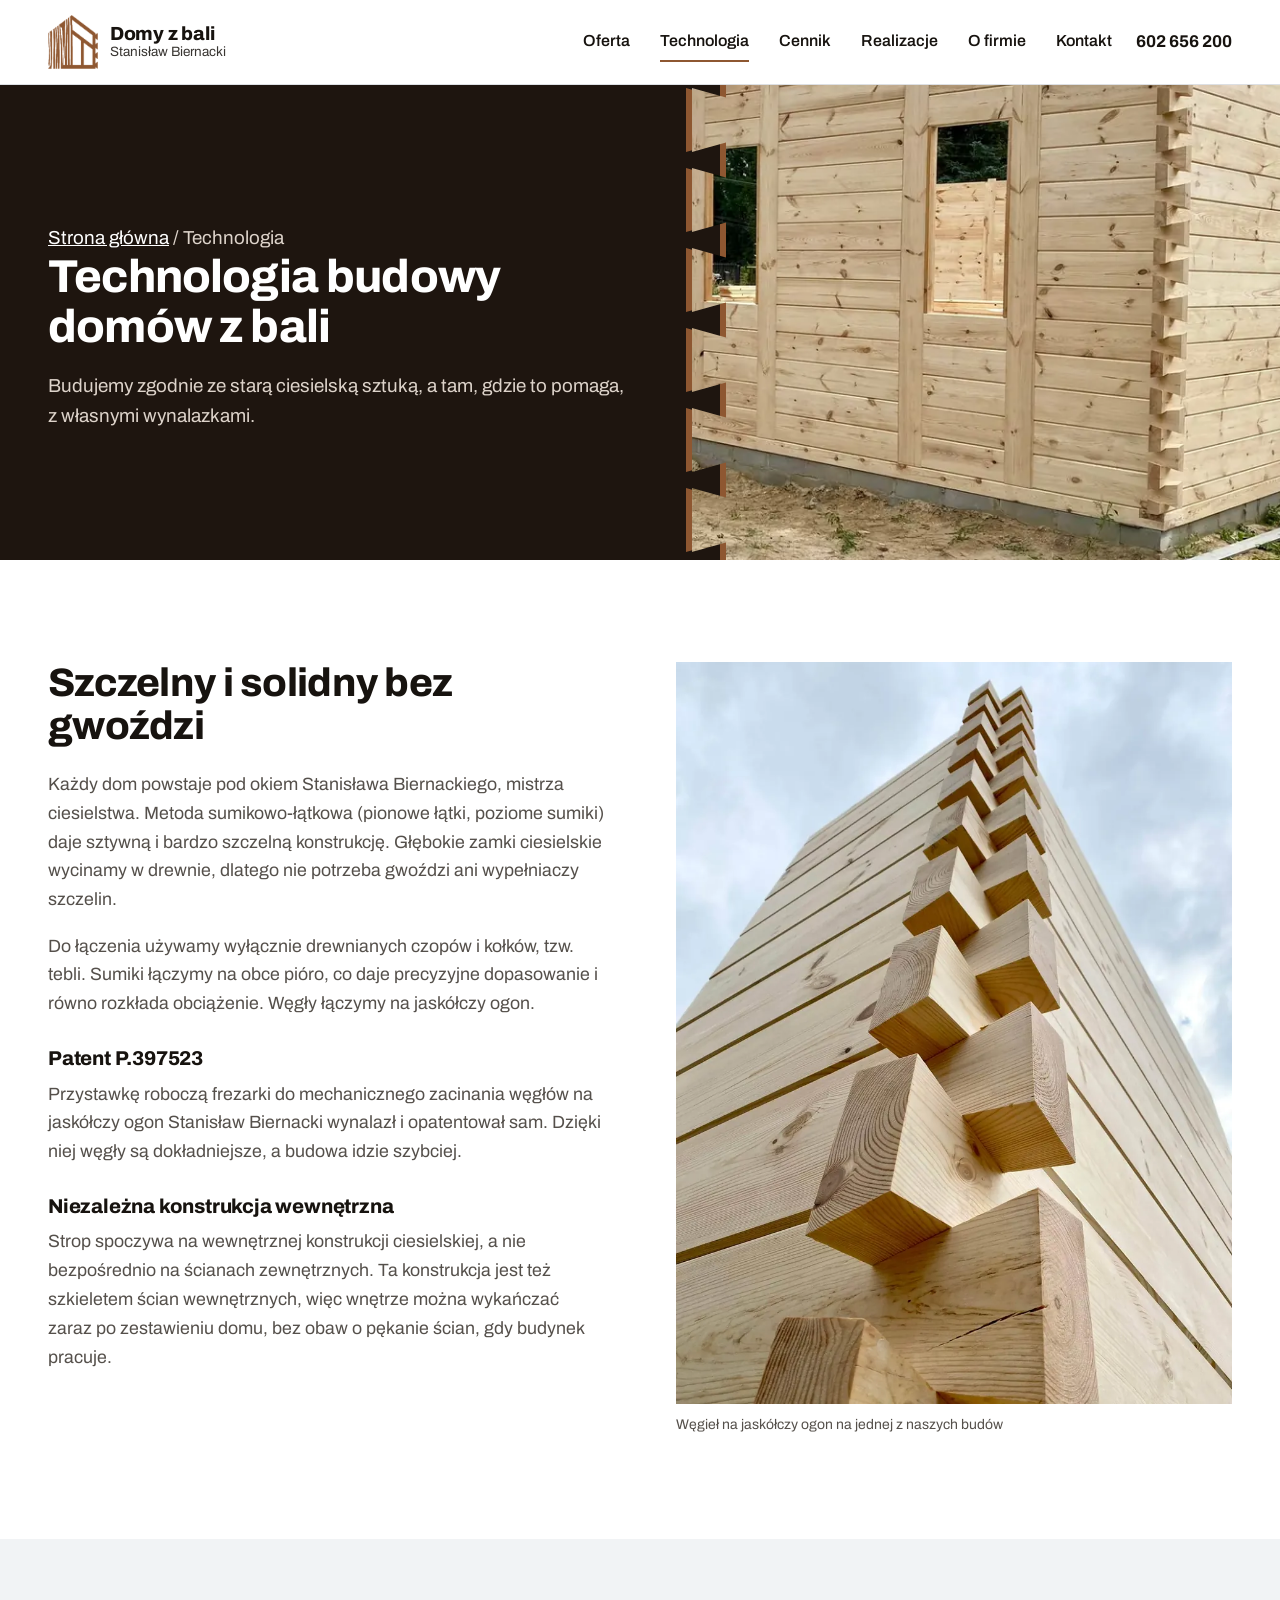
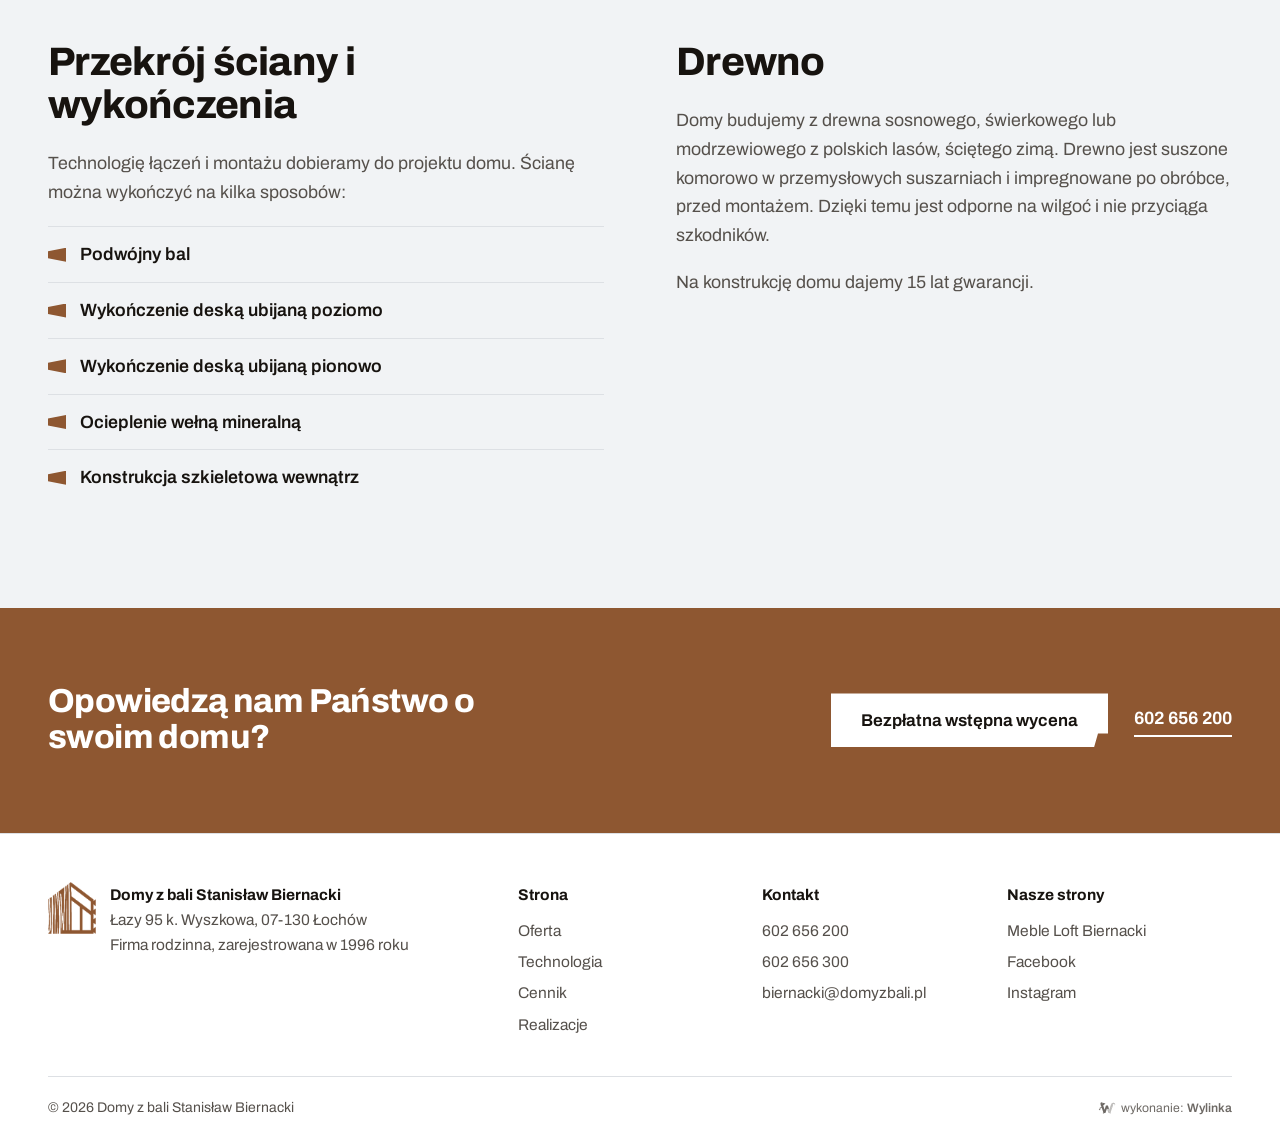
<file: technologia.html>
<!doctype html>
<html lang="pl">
<head>
<meta charset="utf-8">
<meta name="viewport" content="width=device-width, initial-scale=1, viewport-fit=cover">
<meta name="robots" content="noindex, nofollow" data-podglad>
<title>Technologia budowy domów z bali - jaskółczy ogon, metoda sumikowo-łątkowa | Domy z bali Stanisław Biernacki</title>
<meta name="description" content="Jak budujemy domy z bali: metoda sumikowo-łątkowa, węgły na jaskółczy ogon, drewniane czopy i teble, patent P.397523 i niezależna konstrukcja wewnętrzna.">
<meta name="theme-color" content="#1e150f">
<link rel="icon" type="image/png" sizes="48x48" href="img/ikona-48.png">
<link rel="icon" type="image/png" sizes="192x192" href="img/ikona-192.png">
<link rel="apple-touch-icon" href="img/ikona-180.png">
<link rel="preload" href="fonts/archivo-rdzen.woff2" as="font" type="font/woff2" crossorigin>
<link rel="preload" as="image" href="img/stan-surowy-1600.webp" imagesrcset="img/stan-surowy-900.webp 900w, img/stan-surowy-1600.webp 1600w" imagesizes="(min-width:960px) 50vw, 100vw">
<link rel="stylesheet" href="style.css">
<script type="application/ld+json">{"@context": "https://schema.org", "@type": "HomeAndConstructionBusiness", "@id": "https://domyzbali.pl/#firma", "name": "Domy z bali Stanisław Biernacki", "alternateName": "Usługi Ciesielskie Stanisław Biernacki", "url": "https://domyzbali.pl/", "logo": "https://domyzbali.pl/img/ikona-192.png", "image": "https://domyzbali.pl/img/hero-dom-1400.webp", "description": "Rodzinna firma ciesielska Stanisława Biernackiego z Łazów k. Wyszkowa. Domy z bali i domy szkieletowe, garaże, wiaty i narzędziówki. Firma zarejestrowana w 1996 roku, tradycja rodzinna od lat 60.", "foundingDate": "1996", "founder": {"@type": "Person", "name": "Stanisław Biernacki", "jobTitle": "Mistrz ciesielstwa"}, "telephone": ["+48602656200", "+48602656300"], "email": "biernacki@domyzbali.pl", "address": {"@type": "PostalAddress", "streetAddress": "Łazy 95", "postalCode": "07-130", "addressLocality": "Łochów", "addressRegion": "mazowieckie", "addressCountry": "PL"}, "areaServed": "Polska", "sameAs": ["https://www.facebook.com/domyzbali.biernacki", "https://www.instagram.com/domyzbali.pl/", "https://mebleloft-biernacki.pl/"], "makesOffer": [{"@type": "Offer", "itemOffered": {"@type": "Service", "name": "Dom z bali, stan surowy otwarty"}, "priceSpecification": {"@type": "UnitPriceSpecification", "price": 1900, "priceCurrency": "PLN", "unitText": "m²"}}, {"@type": "Offer", "itemOffered": {"@type": "Service", "name": "Dom szkieletowy, stan surowy otwarty"}, "priceSpecification": {"@type": "UnitPriceSpecification", "price": 1700, "priceCurrency": "PLN", "unitText": "m²"}}]}</script>
</head>
<body>
<header class="top jasny" id="top">
  <div class="wrap top-in">
    <a class="logo" href="index.html" aria-label="Domy z bali Stanisław Biernacki - strona główna">
      <img class="lw" src="img/logo-biel.png" width="129" height="140" alt="">
      <img class="lb" src="img/logo-braz.png" width="129" height="140" alt="">
      <span class="logo-t"><span class="logo-n">Domy z bali</span><span class="logo-s">Stanisław Biernacki</span></span>
    </a>
    <nav class="nav" id="nav" aria-label="Menu">
      <a href="index.html#oferta">Oferta</a>
      <a href="technologia.html" aria-current="page">Technologia</a>
      <a href="cennik.html">Cennik</a>
      <a href="index.html#realizacje">Realizacje</a>
      <a href="index.html#o-firmie">O firmie</a>
      <a href="index.html#kontakt">Kontakt</a>
      <a class="nav-tel" href="tel:+48602656200">Zadzwoń: 602 656 200</a>
    </nav>
    <a class="top-tel" href="tel:+48602656200">602 656 200</a>
    <button class="burger" id="burger" aria-label="Otwórz menu" aria-expanded="false" aria-controls="nav"><span></span><span></span><span></span></button>
  </div>
</header>
<main>
<section class="pod-hero split">
  <div class="wrap split-g">
    <div>
      <p class="okr"><a href="index.html">Strona główna</a> / Technologia</p>
      <h1>Technologia budowy domów z bali</h1>
      <p>Budujemy zgodnie ze starą ciesielską sztuką, a tam, gdzie to pomaga, z własnymi wynalazkami.</p>
    </div>
    <figure class="split-foto"><img src="img/stan-surowy-1600.webp" srcset="img/stan-surowy-900.webp 900w, img/stan-surowy-1600.webp 1600w" sizes="(min-width:960px) 50vw, 100vw" width="1600" height="1038" alt="Ściany z bali w stanie surowym, narożniki łączone na jaskółczy ogon" fetchpriority="high"></figure>
  </div>
</section>

<section class="sek">
  <div class="wrap dwa">
    <div class="tresc">
      <h2>Szczelny i solidny bez gwoździ</h2>
      <p>Każdy dom powstaje pod okiem Stanisława Biernackiego, mistrza ciesielstwa. Metoda sumikowo-łątkowa (pionowe łątki, poziome sumiki) daje sztywną i bardzo szczelną konstrukcję. Głębokie zamki ciesielskie wycinamy w drewnie, dlatego nie potrzeba gwoździ ani wypełniaczy szczelin.</p>
      <p>Do łączenia używamy wyłącznie drewnianych czopów i kołków, tzw. tebli. Sumiki łączymy na obce pióro, co daje precyzyjne dopasowanie i równo rozkłada obciążenie. Węgły łączymy na jaskółczy ogon.</p>
      <h3>Patent P.397523</h3>
      <p>Przystawkę roboczą frezarki do mechanicznego zacinania węgłów na jaskółczy ogon Stanisław Biernacki wynalazł i opatentował sam. Dzięki niej węgły są dokładniejsze, a budowa idzie szybciej.</p>
      <h3>Niezależna konstrukcja wewnętrzna</h3>
      <p>Strop spoczywa na wewnętrznej konstrukcji ciesielskiej, a nie bezpośrednio na ścianach zewnętrznych. Ta konstrukcja jest też szkieletem ścian wewnętrznych, więc wnętrze można wykańczać zaraz po zestawieniu domu, bez obaw o pękanie ścian, gdy budynek pracuje.</p>
    </div>
    <figure class="foto-r">
      <img src="img/jaskolczy-ogon.webp" width="900" height="1200" alt="Zbliżenie węgła na jaskółczy ogon" loading="lazy">
      <figcaption>Węgieł na jaskółczy ogon na jednej z naszych budów</figcaption>
    </figure>
  </div>
</section>

<section class="sek szary">
  <div class="wrap dwa">
    <div class="tresc">
      <h2>Przekrój ściany i wykończenia</h2>
      <p>Technologię łączeń i montażu dobieramy do projektu domu. Ścianę można wykończyć na kilka sposobów:</p>
      <ul class="przekroj"><li><span class="zab" aria-hidden="true"></span>Podwójny bal</li><li><span class="zab" aria-hidden="true"></span>Wykończenie deską ubijaną poziomo</li><li><span class="zab" aria-hidden="true"></span>Wykończenie deską ubijaną pionowo</li><li><span class="zab" aria-hidden="true"></span>Ocieplenie wełną mineralną</li><li><span class="zab" aria-hidden="true"></span>Konstrukcja szkieletowa wewnątrz</li></ul>
    </div>
    <div class="tresc">
      <h2>Drewno</h2>
      <p>Domy budujemy z drewna sosnowego, świerkowego lub modrzewiowego z polskich lasów, ściętego zimą. Drewno jest suszone komorowo w przemysłowych suszarniach i impregnowane po obróbce, przed montażem. Dzięki temu jest odporne na wilgoć i nie przyciąga szkodników.</p>
      <p>Na konstrukcję domu dajemy 15 lat gwarancji.</p>
    </div>
  </div>
</section>

<section class="pas-cta">
  <div class="wrap">
    <h2>Opowiedzą nam Państwo o swoim domu?</h2>
    <div class="hero-cta" style="margin:0"><a class="btn" href="index.html#kontakt">Bezpłatna wstępna wycena</a><a class="tel-l" href="tel:+48602656200">602 656 200</a></div>
  </div>
</section>
</main>
<footer class="stopka">
  <div class="wrap">
    <div class="st-g">
      <div class="st-firma">
        <img src="img/logo-braz.png" width="129" height="140" alt="" loading="lazy">
        <p><b>Domy z bali Stanisław Biernacki</b><br>Łazy 95 k. Wyszkowa, 07-130 Łochów<br>Firma rodzinna, zarejestrowana w 1996 roku</p>
      </div>
      <nav aria-label="Na skróty"><h4>Strona</h4><a href="index.html#oferta">Oferta</a><a href="technologia.html">Technologia</a><a href="cennik.html">Cennik</a><a href="index.html#realizacje">Realizacje</a></nav>
      <div class="st-k"><h4>Kontakt</h4><a href="tel:+48602656200">602 656 200</a><a href="tel:+48602656300">602 656 300</a><a href="mailto:biernacki@domyzbali.pl">biernacki@domyzbali.pl</a></div>
      <div class="st-k"><h4>Nasze strony</h4><a href="https://mebleloft-biernacki.pl/" rel="noopener">Meble Loft Biernacki</a><a href="https://www.facebook.com/domyzbali.biernacki" rel="noopener">Facebook</a><a href="https://www.instagram.com/domyzbali.pl/" rel="noopener">Instagram</a></div>
    </div>
    <div class="st-dol">
      <span>© <span id="rok">2026</span> Domy z bali Stanisław Biernacki</span>
      <a class="wylinka-badge" href="https://wylinka.pl/?utm_source=domyzbali.pl&amp;utm_medium=stopka&amp;utm_campaign=wykonanie" rel="noopener" title="Strona wykonana przez Wylinka"><svg viewBox="0 0 64 64" aria-hidden="true" focusable="false" fill="currentColor"><path d="M9.8 22.8l-1.2-7.9 2.2-3.7 15.5 4.6-.5 1.5-7.2 5.5 4.7 15.6 5-15.6 7 0 4.1 12.7-4.2-.9-2.6 1.8-.8-2.2-5.3 15.6-4.3 0 .4 .2-2.1 2.8-1.3-1.1 1.1-1.4-3.1 .2-.1-1.7 2.2-.1-5.7-16.5-4.8 .6-.8 3.1 0 .5-.3 .5 .8 2.2-1.6 .5-.4-1.3-.8 1.6-1.5-.8 .8-1.6-1.4 .6-.6-1.6 2.3-.8 .2-.4 1.3-4.8 5.9-.8-2.4-6.9zM15.2 13.7l-.1-.4-.4 .8-.1 .8 .1 1 .1 .4 .3 .7 .3-.9 .1-.7 0-.8z"/><path class="wy-pod" d="M37.1 49.8l-4.5-13.3 2.6-1.8 4.2 .9 .9 2.8 3-9.7 0-.5 .1-.8 3.2-8.4 .5-1 .6-1 .9-1.1 1.3-1 1.1-.7 1.4-.5 1.4-.3 .7 0 .9 0 1.2 .3 1.4 .6 .8 .5 .7 .7 .6 .7 .5 .9 .3 .9 .1 .9 0 .8-.2 .9-.5 .9-.5 .6-.7 .5-.7 .3-.1-.1 0-.1 .5-.5 .3-.7 .2-.5 0-.6-.1-.6-.3-.7-.4-.5-.4-.4-.5-.3-.6-.3-.7 0-.7 .1-.6 .1-.5 .4-.5 .5-.3 .5-.2 .7-.1 1.5-1.4 5.1-.8 3.3-.3 .7-.5 .7-6 17.5 1.9 .1-.1 1.7-3.1-.2 1.1 1.4-1.3 1.1-2.1-2.8 .4-.2z"/><path class="wy-old" d="M40.8 50l.4-.2-4.1 0-4.2-12.5 2.5-1.7 4.3 .9 .6 1.9 .6-1.6 0-.3 2.4-7.8 0-.5 .1-.8 3.2-8.4 .4-.8 .6-.9 .9-1.2 .9-.9 1.3-.8 1.4-.6 1.2-.3 1.4-.1 1.3 .1 .6 .2 .8 .3 1.1 .6 .9 .7 .7 .9 .5 .9 .3 .9 .1 1.1-.1 .9-.3 .9-.4 .7-.6 .7-.6 .4-.6 .2-.1-.1 0-.1 .5-.5 .3-.7 .2-.5 0-.5-.1-.6-.2-.6-.3-.5-.4-.5-.5-.3-.6-.3-.7-.1-.6 0-.6 .1-.6 .3-.6 .5-.3 .4-.2 .5-.1 .5-.1 1.5-1.4 5.1-.8 3.3-.3 .7-.5 .7-6 17.5 1.9 .1-.1 1.7-3.1-.2 1.1 1.4-1.3 1.1zM49.6 17.1l.6 1.7-1.5 1.9 .4 .4 1.8-2.1-.7-2.1zM48.1 28.3l.5 1.8-1.7 1.8 .4 .4 1.9-2-.6-2.2zM37.9 41.7l1.7-1.5-.4-.4-1.7 1.4zM42.6 38.7l-1.5 2.8 1.1 2-1.3 2.6 .5 .2 1.5-2.8-1.1-2 1.4-2.5z"/></svg><span>wykonanie: <b>Wylinka</b></span></a>
    </div>
  </div>
</footer>

<div class="mob" id="mob">
  <a href="tel:+48602656200">Zadzwoń</a>
  <a href="index.html#kontakt">Bezpłatna wycena</a>
</div>
<script src="app.js" defer></script>
</body>
</html>
</file>
<file: style.css>
@font-face{font-family:"Archivo";font-style:normal;font-weight:400 800;font-display:swap;src:url(fonts/archivo-rdzen.woff2) format("woff2");unicode-range:U+0020-007E,U+00A0,U+00A9,U+00AB,U+00B0,U+00B2,U+00B7,U+00BB,U+00D3,U+00D7,U+00F3,U+2013,U+2018-2019,U+201C-201E,U+2026}
@font-face{font-family:"Archivo";font-style:normal;font-weight:400 800;font-display:swap;src:url(fonts/archivo-pl.woff2) format("woff2");unicode-range:U+0104-0107,U+0118-0119,U+0141-0144,U+015A-015B,U+0179-017C}
@font-face{font-family:"Archivo-fb";src:local("Arial");size-adjust:102%;ascent-override:90%;descent-override:22%;line-gap-override:0%}

:root{
  --braz:#8e5731;--braz-c:#6f4224;--braz-j:#d08a55;
  --ink:#17130f;--mut:#55504b;--g:#f1f3f5;--line:#dde0e4;--dark:#1e150f;
  --hh:64px;--w:min(calc(100vw - 32px),1320px);--zab:34px
}
@media (min-width:960px){:root{--hh:84px;--w:min(calc(100vw - 96px),1320px)}}
*{box-sizing:border-box}
[hidden]{display:none!important}
html{scroll-behavior:smooth;scroll-padding-top:calc(var(--hh) + 8px);-webkit-text-size-adjust:100%}
body{margin:0;font-family:Archivo,"Archivo-fb",system-ui,-apple-system,"Segoe UI",Roboto,sans-serif;font-size:clamp(16px,.2vw + 15.2px,18.5px);line-height:1.62;color:var(--ink);background:#fff;overflow-x:hidden}
img{display:block;max-width:100%;height:auto}
a{color:var(--braz-c)}
h1,h2,h3{line-height:1.08;letter-spacing:-.018em;margin:0;font-weight:760}
h2{font-size:clamp(30px,3.1vw,50px)}
h3{font-size:clamp(20px,1.5vw,24px);letter-spacing:-.01em}
p{margin:0 0 1em}
.wrap{width:var(--w);margin:0 auto}
.sek{padding:clamp(64px,8vw,128px) 0}
.szary{background:var(--g)}
.glowa{max-width:780px;margin-bottom:clamp(32px,4vw,56px)}
.glowa p{color:var(--mut);font-size:1.06em;margin-top:18px}

/* przycisk z wcięciem narożnika jak zamek w balu */
.btn{display:inline-flex;align-items:center;justify-content:center;gap:10px;min-height:54px;padding:0 30px;background:var(--braz);color:#fff;font:inherit;font-weight:650;font-size:17px;text-decoration:none;border:0;cursor:pointer;
  clip-path:polygon(0 0,100% 0,100% calc(100% - 14px),calc(100% - 10px) calc(100% - 14px),calc(100% - 14px) 100%,0 100%);transition:background .2s}
.btn:hover{background:var(--braz-c)}
.btn-b{background:#fff;color:var(--ink)}
.btn-b:hover{background:#f1e7df}
.tel-l{color:inherit;font-weight:650;text-decoration:none;border-bottom:2px solid currentColor;padding-bottom:2px}

/* znacznik zęba węgła (z prawej krawędzi logo) */
.zab{display:inline-block;width:18px;height:14px;background:currentColor;clip-path:polygon(0 25%,100% 0,100% 100%,0 75%);flex:none}

/* nagłówek */
.top{position:fixed;inset:0 0 auto;z-index:50;height:var(--hh);color:#fff;transition:background .25s,color .25s,box-shadow .25s}
.top.jasny,.top.stale{background:#fff;color:var(--ink);box-shadow:0 1px 0 var(--line)}
.top-in{height:100%;display:flex;align-items:center;gap:24px}
.logo{display:flex;align-items:center;gap:12px;color:inherit;text-decoration:none;margin-right:auto}
.logo img{width:auto;height:44px}
@media (min-width:960px){.logo img{height:54px}}
.logo .lb{display:none}.top.jasny .logo .lw,.top.stale .logo .lw{display:none}.top.jasny .logo .lb,.top.stale .logo .lb{display:block}
.logo-t{display:flex;flex-direction:column;line-height:1.1}
.logo-n{font-weight:780;font-size:19px;letter-spacing:-.01em}
.logo-s{font-size:13.5px;opacity:.85}
.nav{display:none}
.nav a{color:inherit;text-decoration:none;font-weight:560;font-size:16px;padding:6px 0;border-bottom:2px solid transparent}
.nav a:hover{border-bottom-color:currentColor}
.nav a[aria-current="page"]{border-bottom-color:var(--braz-j)}
.top.jasny .nav a[aria-current="page"],.top.stale .nav a[aria-current="page"]{border-bottom-color:var(--braz)}
.top-tel{display:none;color:inherit;font-weight:700;text-decoration:none;font-size:17px}
.burger{width:46px;height:46px;border:0;background:transparent;color:inherit;display:grid;place-content:center;gap:6px;cursor:pointer;padding:0}
.burger span{display:block;width:26px;height:2px;background:currentColor;transition:transform .25s,opacity .2s}
.burger[aria-expanded="true"] span:nth-child(1){transform:translateY(8px) rotate(45deg)}
.burger[aria-expanded="true"] span:nth-child(2){opacity:0}
.burger[aria-expanded="true"] span:nth-child(3){transform:translateY(-8px) rotate(-45deg)}
@media (max-width:1099px){
  .nav{position:fixed;inset:var(--hh) 0 auto;background:#fff;color:var(--ink);display:flex;flex-direction:column;padding:8px 16px 24px;box-shadow:0 18px 30px rgba(0,0,0,.12);transform:translateY(-8px);opacity:0;visibility:hidden;transition:.22s}
  .nav.otw{transform:none;opacity:1;visibility:visible}
  .nav a{font-size:20px;padding:13px 0;border-bottom:1px solid var(--line)}
  .nav a[aria-current="page"]{color:var(--braz);border-bottom-color:var(--line)}
  .nav .nav-tel{margin-top:14px;border:0;font-weight:700;color:var(--braz)}
}
@media (min-width:1100px){
  .nav{display:flex;gap:30px;align-items:center}
  .nav .nav-tel{display:none}
  .top-tel{display:block}
  .burger{display:none}
}

/* pierwszy ekran: dwa zdjęcia zazębione jak bale w węgle */
.hero{position:relative;color:#fff;background:var(--dark);display:flex;min-height:100svh}
.hero-dom,.hero-weg{position:absolute;inset:0;margin:0}
.hero-weg figure{position:absolute;inset:0;margin:0}
.hero-dom img,.hero-weg img{width:100%;height:100%;object-fit:cover}
.hero-dom{display:none}
.hero-weg img{object-position:50% 30%}
.hero::after{content:"";position:absolute;inset:0;background:linear-gradient(180deg,rgba(20,13,8,.55) 0,rgba(20,13,8,0) 20%,rgba(20,13,8,.18) 32%,rgba(20,13,8,.72) 50%,rgba(20,13,8,.9) 72%,rgba(20,13,8,.94) 100%);pointer-events:none}
.hero-in{position:relative;z-index:2;width:var(--w);margin:0 auto;padding:calc(var(--hh) + 30vh) 0 36px;display:flex;flex-direction:column;justify-content:flex-end}
.hero-adr{font-size:15.5px;margin:0 0 14px;opacity:.92}
.hero h1{font-size:clamp(34px,9.4vw,46px);max-width:15ch}
.hero-lead{font-size:17px;line-height:1.55;margin:18px 0 0;max-width:40em;opacity:.95}
.hero-cta{display:flex;flex-wrap:wrap;align-items:center;gap:18px 26px;margin-top:28px}
@media (min-width:960px){
  .hero{min-height:max(640px,min(100svh,1000px))}
  .hero::after{display:none}
  .hero-dom{display:block;right:35%}
  .hero-dom::after{content:"";position:absolute;inset:0;background:linear-gradient(90deg,rgba(20,13,8,.78) 0,rgba(20,13,8,.5) 42%,rgba(20,13,8,0) 75%),linear-gradient(180deg,rgba(20,13,8,.45) 0,rgba(20,13,8,0) 20%)}
  .hero-dom img{object-position:62% 60%}
  .hero-weg{left:calc(65% - var(--zab) - 6px);filter:drop-shadow(-6px 0 0 var(--dark))}
  .hero-weg figure::after{content:"";position:absolute;inset:0 0 auto;height:150px;background:linear-gradient(180deg,rgba(20,13,8,.62),rgba(20,13,8,0))}
  .hero-weg figure{left:6px;
    clip-path:polygon(34px 0,34px 3.14%,0 1.43%,0 12.86%,34px 11.14%,34px 17.43%,0 15.71%,0 27.14%,34px 25.43%,34px 31.71%,0 30%,0 41.43%,34px 39.71%,34px 46%,0 44.29%,0 55.71%,34px 54%,34px 60.29%,0 58.57%,0 70%,34px 68.29%,34px 74.57%,0 72.86%,0 84.29%,34px 82.57%,34px 88.86%,0 87.14%,0 98.57%,34px 96.86%,34px 100%,100% 100%,100% 0)}
  .hero-weg img{object-position:40% 40%}
  .hero-in{padding:calc(var(--hh) + 60px) 0 clamp(48px,7vh,90px);justify-content:center}
  .hero-tekst{max-width:min(720px,56vw)}
  .hero h1{font-size:clamp(46px,4.4vw,76px);max-width:13.5ch}
  .hero-lead{font-size:clamp(18px,1.15vw,21px);max-width:33em}
  .hero-weg figcaption{position:absolute;right:20px;bottom:18px;font-size:14px;background:rgba(20,13,8,.72);padding:7px 12px;color:#fff}
}
.hero-weg figcaption{display:none}
@media (min-width:960px){.hero-weg figcaption{display:block}}

/* jedna firma, jeden adres */
.firma-g{display:grid;gap:40px}
@media (min-width:960px){.firma-g{grid-template-columns:1.05fr 1fr;gap:72px;align-items:start}}
.firma-g h2{max-width:16ch}
.firma-g .opis p{color:var(--mut);font-size:1.05em}
.wiz{background:#fff;padding:clamp(22px,3vw,40px);border-top:4px solid var(--braz)}
.wiz dl{margin:0;display:grid;grid-template-columns:1fr;gap:0}
.wiz div{display:grid;grid-template-columns:132px 1fr;gap:12px;padding:13px 0;border-bottom:1px solid var(--line)}
.wiz div:last-child{border-bottom:0}
.wiz dt{color:var(--mut);font-size:15px}
.wiz dd{margin:0;font-weight:600}
.wiz a{color:var(--ink)}
@media (max-width:420px){.wiz div{grid-template-columns:1fr;gap:2px}}

/* oferta */
.oferta-g{display:grid;gap:14px;grid-auto-flow:column;grid-auto-columns:82%;overflow-x:auto;scroll-snap-type:x mandatory;padding-bottom:10px;margin-right:calc((100vw - var(--w)) / -2);padding-right:16px;scrollbar-width:thin}
.kafel{scroll-snap-align:start;color:inherit;text-decoration:none;display:block}
.kafel figure{margin:0;overflow:hidden;aspect-ratio:4/3;
  clip-path:polygon(0 0,100% 0,100% calc(100% - 26px),calc(100% - 18px) calc(100% - 26px),calc(100% - 26px) 100%,0 100%)}
.kafel img{width:100%;height:100%;object-fit:cover;transition:transform .5s}
.kafel:hover img{transform:scale(1.035)}
.kafel h3{margin:16px 0 6px;display:flex;align-items:center;gap:10px}
.kafel h3 .zab{color:var(--braz);width:14px;height:11px}
.kafel p{color:var(--mut);margin:0;font-size:.96em}
.kafel .cena{display:block;margin-top:8px;color:var(--ink);font-weight:650}
@media (min-width:960px){
  .oferta-g{grid-auto-flow:row;grid-template-columns:repeat(6,1fr);overflow:visible;margin:0;padding:0;gap:44px 28px}
  .kafel{grid-column:span 2}
  .kafel.duzy{grid-column:span 3}
  .kafel.duzy figure{aspect-ratio:16/10}
}

/* technologia - jedyna ciemna sekcja */
.tech{background:var(--dark);color:#efe9e3}
.tech-g{display:grid;gap:40px}
.tech-foto{margin:0}
.tech-foto img{width:100%}
.tech-foto figcaption{font-size:14px;color:#b9aea4;margin-top:10px}
.tech h2{color:#fff;max-width:15ch}
.tech .lead{color:#d6ccc3;font-size:1.06em;margin-top:18px}
.tech-lista{list-style:none;margin:30px 0 34px;padding:0}
.tech-lista li{padding:20px 0;border-top:1px solid rgba(255,255,255,.14);display:grid;grid-template-columns:28px 1fr;gap:4px 14px}
.tech-lista li .zab{color:var(--braz-j);margin-top:6px}
.tech-lista b{display:block;color:#fff;font-size:1.08em;margin-bottom:4px}
.tech-lista span.t{color:#cfc5bb;grid-column:2}
.tech a.dalej{color:#fff}
@media (min-width:960px){.tech-g{grid-template-columns:minmax(0,1.05fr) minmax(0,.95fr);gap:72px;align-items:center}}

/* cennik */
.zakl{display:inline-flex;border:2px solid var(--ink);margin-bottom:34px}
.zakl button{font:inherit;font-weight:650;font-size:16px;padding:12px 22px;border:0;background:#fff;color:var(--ink);cursor:pointer}
.zakl button[aria-selected="true"]{background:var(--ink);color:#fff}
.stany{display:grid;gap:18px}
.stan{border:1px solid var(--line);padding:26px 24px 28px;display:flex;flex-direction:column;background:#fff}
.stan h3{font-size:20px}
.stan .od{font-size:clamp(32px,3vw,42px);font-weight:780;letter-spacing:-.02em;margin:14px 0 4px;color:var(--braz-c)}
.stan .od small{font-size:.45em;font-weight:600;color:var(--mut);letter-spacing:0}
.stan ul{margin:12px 0 0;padding:0;list-style:none;color:var(--mut);font-size:.95em}
.stan li{padding:7px 0;border-top:1px solid var(--line)}
.stan.wyr{border:2px solid var(--braz)}
@media (min-width:860px){.stany{grid-template-columns:repeat(3,1fr)}}
.przypis{color:var(--mut);font-size:15px;margin-top:22px;max-width:70ch}

/* realizacje */
.real-top{display:flex;justify-content:space-between;align-items:flex-end;gap:24px;flex-wrap:wrap}
.str{display:flex;gap:10px}
.str button{width:52px;height:52px;border:2px solid var(--ink);background:transparent;cursor:pointer;display:grid;place-items:center;color:var(--ink)}
.str button:hover{background:var(--ink);color:#fff}
.str svg{width:22px;height:22px;fill:none;stroke:currentColor;stroke-width:2.4}
.tor{display:flex;gap:16px;overflow-x:auto;scroll-snap-type:x mandatory;scroll-behavior:smooth;padding:4px 0 14px;margin-top:34px;scrollbar-width:thin;cursor:grab}
.tor.ciag{cursor:grabbing;scroll-snap-type:none;scroll-behavior:auto}
.tor button{flex:none;border:0;padding:0;background:none;cursor:zoom-in;scroll-snap-align:start;height:clamp(260px,42vw,500px)}
.tor img{height:100%;width:auto;max-width:none;object-fit:cover;pointer-events:none}

/* o firmie */
.onas-g{display:grid;gap:40px}
.onas-foto{margin:0;max-width:340px;position:relative}
.onas-foto img{width:100%;height:auto}
.onas-foto figcaption{font-size:14.5px;color:var(--mut);margin-top:10px}
.cytat{font-size:clamp(21px,1.7vw,27px);line-height:1.4;font-weight:560;letter-spacing:-.01em;margin:0 0 26px;max-width:32em}
.onas-g .tekst p{color:var(--mut)}
@media (min-width:960px){.onas-g{grid-template-columns:340px 1fr;gap:80px;align-items:start}}

.etapy{list-style:none;padding:0;margin:56px 0 0;display:grid;gap:0;counter-reset:e}
.etapy li{display:flex;align-items:center;gap:14px;padding:14px 0;border-top:1px solid var(--line);font-weight:600}
.etapy li .zab{color:var(--braz)}
@media (min-width:960px){
  .etapy{grid-template-columns:repeat(7,1fr);border-top:2px solid var(--ink)}
  .etapy li{flex-direction:column;align-items:flex-start;border:0;padding:18px 18px 0 0;font-size:16px;line-height:1.35}
}

/* kontakt */
.kont-g{display:grid;gap:44px}
@media (min-width:960px){.kont-g{grid-template-columns:1fr 1fr;gap:72px}}
.dane{font-size:1.06em}
.dane p{margin:0 0 10px}
.dane .duzy{font-size:clamp(26px,2.4vw,34px);font-weight:760;letter-spacing:-.015em}
.dane .duzy a{color:var(--ink);text-decoration:none}
form{display:grid;gap:14px;margin-top:30px}
label{display:grid;gap:6px;font-weight:600;font-size:15px}
input,select,textarea{font:inherit;font-weight:400;font-size:16px;padding:13px 14px;border:1px solid #c9cdd2;background:#fff;color:var(--ink);border-radius:0;width:100%}
input:focus,select:focus,textarea:focus{outline:2px solid var(--braz);outline-offset:0;border-color:var(--braz)}
.f-info{background:#fff;border-left:4px solid var(--braz);padding:12px 14px;margin:0}
.mapa{position:relative;aspect-ratio:4/3;background:#dfe3e7;overflow:hidden}
.mapa iframe{position:absolute;inset:0;width:100%;height:100%;border:0}
.mapa button{position:absolute;inset:0;border:0;background:#e4e7ea;display:grid;place-content:center;gap:8px;font:inherit;cursor:pointer;color:var(--ink);text-align:center;padding:20px}
.mapa button b{font-size:19px}
.mapa button span{color:var(--mut);font-size:15px}

/* podstrony */
.pod-hero.split{padding-bottom:0}
.split-g{display:grid;gap:36px}
.split-foto{margin:0 calc((100vw - var(--w)) / -2)}
.split-foto img{width:100%}
@media (min-width:960px){
  .pod-hero.split{padding:0}
  .split-g{grid-template-columns:1fr 1fr;gap:56px;align-items:center;width:100%;padding-left:calc((100vw - var(--w)) / 2)}
  .split-g>div{padding:calc(var(--hh) + 56px) 0 64px}
  .split-foto{margin:0;align-self:stretch;min-height:560px;position:relative;filter:drop-shadow(-6px 0 0 #8e5731)}
  .split-foto img{position:absolute;inset:0;height:100%;object-fit:cover;
    clip-path:polygon(34px 0,34px 3.14%,0 1.43%,0 12.86%,34px 11.14%,34px 17.43%,0 15.71%,0 27.14%,34px 25.43%,34px 31.71%,0 30%,0 41.43%,34px 39.71%,34px 46%,0 44.29%,0 55.71%,34px 54%,34px 60.29%,0 58.57%,0 70%,34px 68.29%,34px 74.57%,0 72.86%,0 84.29%,34px 82.57%,34px 88.86%,0 87.14%,0 98.57%,34px 96.86%,34px 100%,100% 100%,100% 0)}
}
.pod-hero{background:var(--dark);color:#fff;padding:calc(var(--hh) + 56px) 0 56px;position:relative;overflow:hidden}
.pod-hero h1{font-size:clamp(36px,4.6vw,68px);max-width:16ch}
.pod-hero p{max-width:44em;color:#ddd3ca;margin:18px 0 0;font-size:1.06em}
.okr{font-size:14.5px;margin:0 0 18px;color:#cdbfb3}
.okr a{color:#fff}
.pod-hero.zdj{min-height:min(78svh,760px);display:flex;align-items:flex-end}
.pod-hero.zdj img{position:absolute;inset:0;width:100%;height:100%;object-fit:cover}
.pod-hero.zdj::after{content:"";position:absolute;inset:0;background:linear-gradient(180deg,rgba(20,13,8,.5) 0,rgba(20,13,8,.15) 30%,rgba(20,13,8,.88) 100%)}
.pod-hero .wrap{position:relative;z-index:2}
.dwa{display:grid;gap:40px}
@media (min-width:960px){.dwa{grid-template-columns:1fr 1fr;gap:72px;align-items:start}}
.tresc p{color:var(--mut)}
.tresc h2{margin-bottom:22px}
.tresc h3{margin:30px 0 10px}
.przekroj{list-style:none;padding:0;margin:20px 0 0}
.przekroj li{display:flex;gap:14px;align-items:center;padding:13px 0;border-top:1px solid var(--line);font-weight:600}
.przekroj li .zab{color:var(--braz)}
.foto-r{margin:0}
.foto-r figcaption{font-size:14px;color:var(--mut);margin-top:10px}
.pelny .stan ul{font-size:.93em}
.pas-cta{background:var(--braz);color:#fff;padding:clamp(48px,6vw,80px) 0}
.pas-cta .wrap{display:flex;flex-wrap:wrap;gap:24px 40px;align-items:center;justify-content:space-between}
.pas-cta h2{font-size:clamp(26px,2.6vw,40px);max-width:22ch}
.pas-cta .btn{background:#fff;color:var(--ink)}
.pas-cta .tel-l{color:#fff}

/* stopka */
.stopka{border-top:1px solid var(--line);padding:48px 0 calc(28px + env(safe-area-inset-bottom));font-size:15.5px;color:var(--mut)}
.st-g{display:grid;grid-template-columns:1fr 1fr;gap:28px 20px}
.st-firma{grid-column:1/-1;display:flex;gap:14px;align-items:flex-start}
.st-firma img{height:52px;width:auto}
.st-firma b{color:var(--ink)}
.stopka h4{margin:0 0 8px;color:var(--ink);font-size:15.5px}
.stopka nav a,.stopka .st-k a{display:block;color:var(--mut);text-decoration:none;padding:3px 0}
.stopka nav a:hover{color:var(--ink)}
.st-dol{display:flex;flex-wrap:wrap;gap:10px 24px;justify-content:space-between;align-items:center;margin-top:36px;padding-top:20px;border-top:1px solid var(--line);font-size:14px}
@media (min-width:960px){.st-g{grid-template-columns:2fr 1fr 1fr 1fr}.st-firma{grid-column:auto}}
.wylinka-badge{display:inline-flex;align-items:center;gap:.4em;color:inherit;text-decoration:none;font-size:.875em;line-height:1;opacity:.85}
.wylinka-badge:hover,.wylinka-badge:focus-visible{opacity:1}
.wylinka-badge:focus-visible{outline:2px solid currentColor;outline-offset:3px;border-radius:2px}
.wylinka-badge svg{width:18px;height:18px;flex:none;overflow:visible}
.wylinka-badge b{font-weight:600}
.wylinka-badge .wy-old{opacity:.45;transform-origin:40px 30px;transition:transform .32s cubic-bezier(.3,.7,.4,1),opacity .32s ease-out}
.wylinka-badge .wy-pod{opacity:0;transition:opacity .2s ease-out .08s}
.wylinka-badge:hover .wy-old,.wylinka-badge:focus-visible .wy-old{transform:translate(9px,7px) rotate(9deg);opacity:0}
.wylinka-badge:hover .wy-pod,.wylinka-badge:focus-visible .wy-pod{opacity:1}
@media (prefers-reduced-motion:reduce){.wylinka-badge .wy-old,.wylinka-badge .wy-pod{transition:none}.wylinka-badge:hover .wy-old,.wylinka-badge:focus-visible .wy-old{transform:none;opacity:.45}.wylinka-badge:hover .wy-pod,.wylinka-badge:focus-visible .wy-pod{opacity:0}}

/* pasek na telefonie */
.mob{position:fixed;left:0;right:0;bottom:0;z-index:40;display:grid;grid-template-columns:1fr 1fr;background:#fff;box-shadow:0 -1px 0 var(--line);padding-bottom:env(safe-area-inset-bottom);transform:translateY(110%);transition:transform .25s}
.mob.wid{transform:none}
.mob a{display:flex;align-items:center;justify-content:center;min-height:56px;font-weight:700;text-decoration:none;color:var(--ink)}
.mob a+a{background:var(--braz);color:#fff}
@media (min-width:960px){.mob{display:none}}

/* podgląd zdjęć */
.lb{border:0;padding:0;background:transparent;max-width:100vw;max-height:100vh;width:100vw;height:100vh}
.lb::backdrop{background:rgba(12,9,6,.94)}
.lb img{max-width:92vw;max-height:84vh;margin:8vh auto 0;width:auto;height:auto}
.lb button{position:fixed;width:52px;height:52px;border:0;background:rgba(255,255,255,.12);color:#fff;font-size:30px;cursor:pointer;line-height:1}
.lb-x{top:12px;right:12px}.lb-p{left:12px;top:50%}.lb-n{right:12px;top:50%}
@media (prefers-reduced-motion:reduce){html{scroll-behavior:auto}*{transition:none!important}}
.pod-hero.split h1{font-size:clamp(36px,3.6vw,60px);max-width:18ch}
@media (max-width:959px){.onas-foto{max-width:250px}}
</file>
